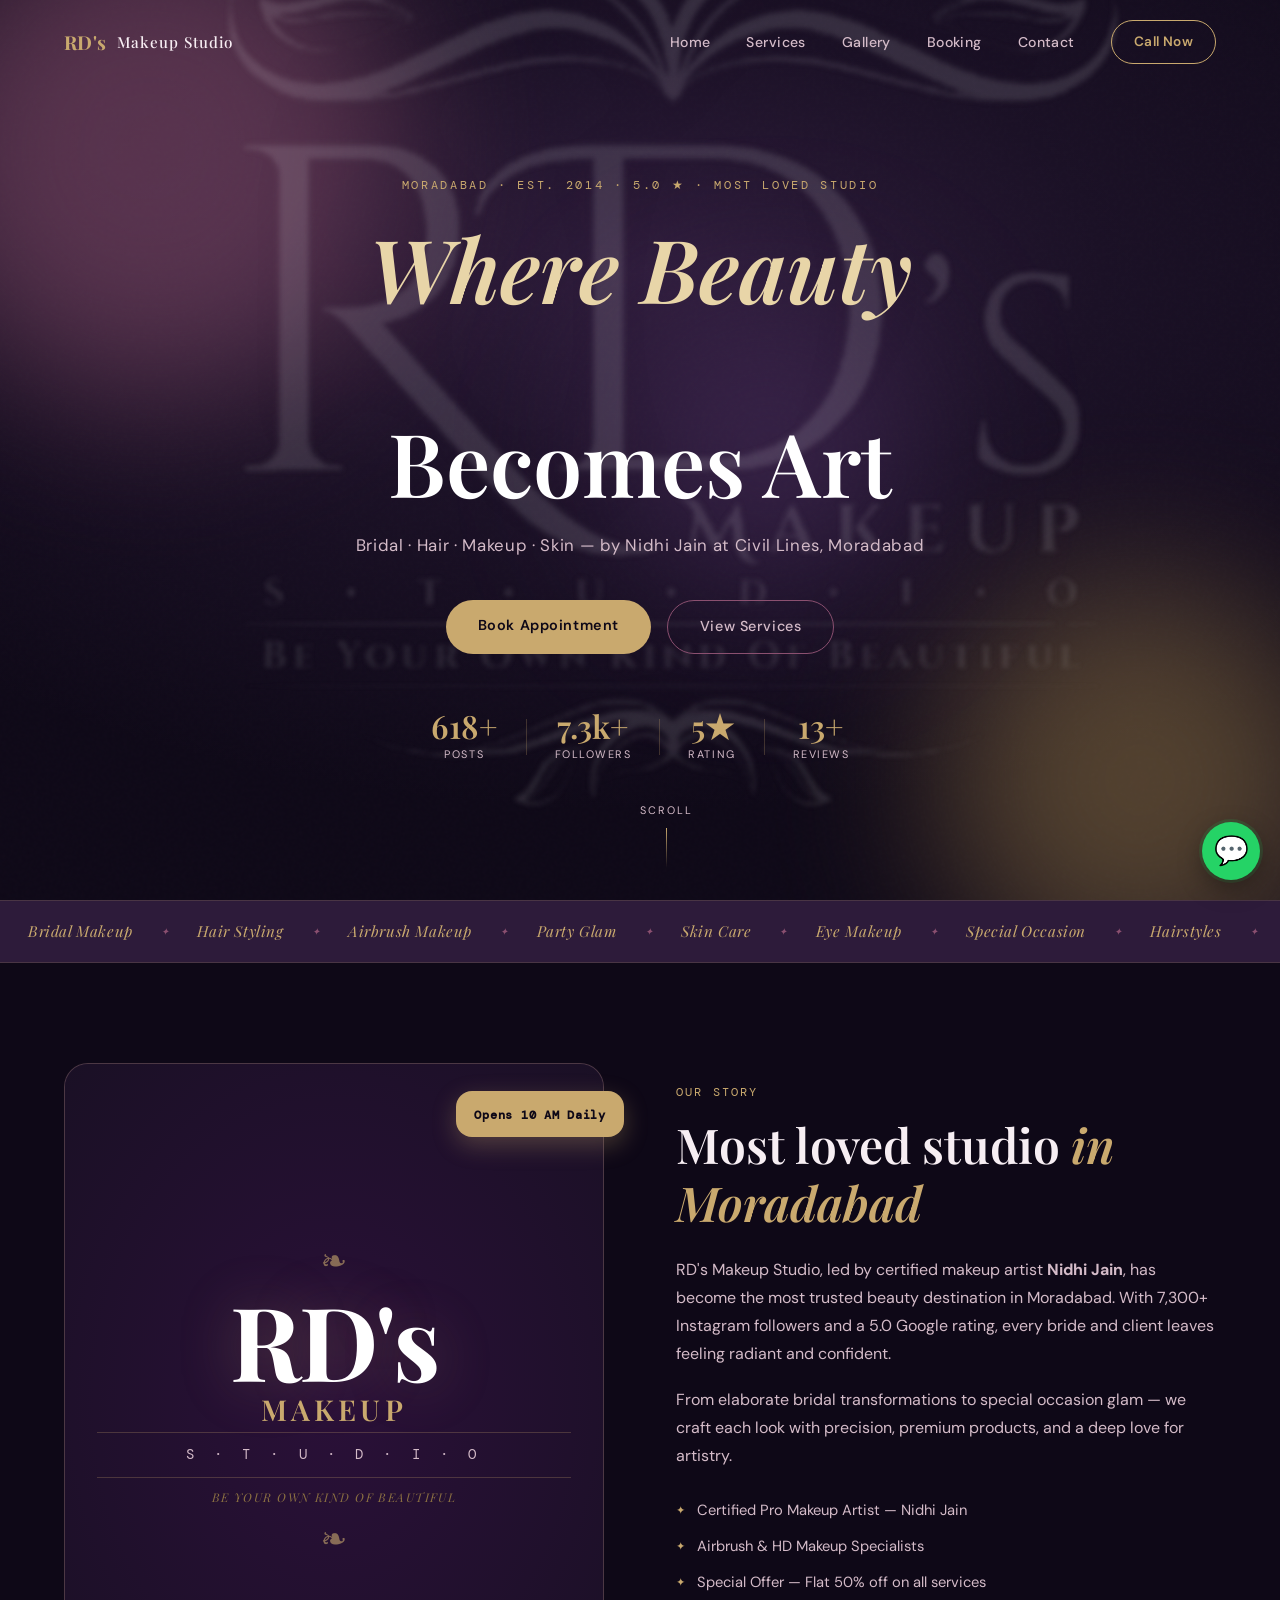
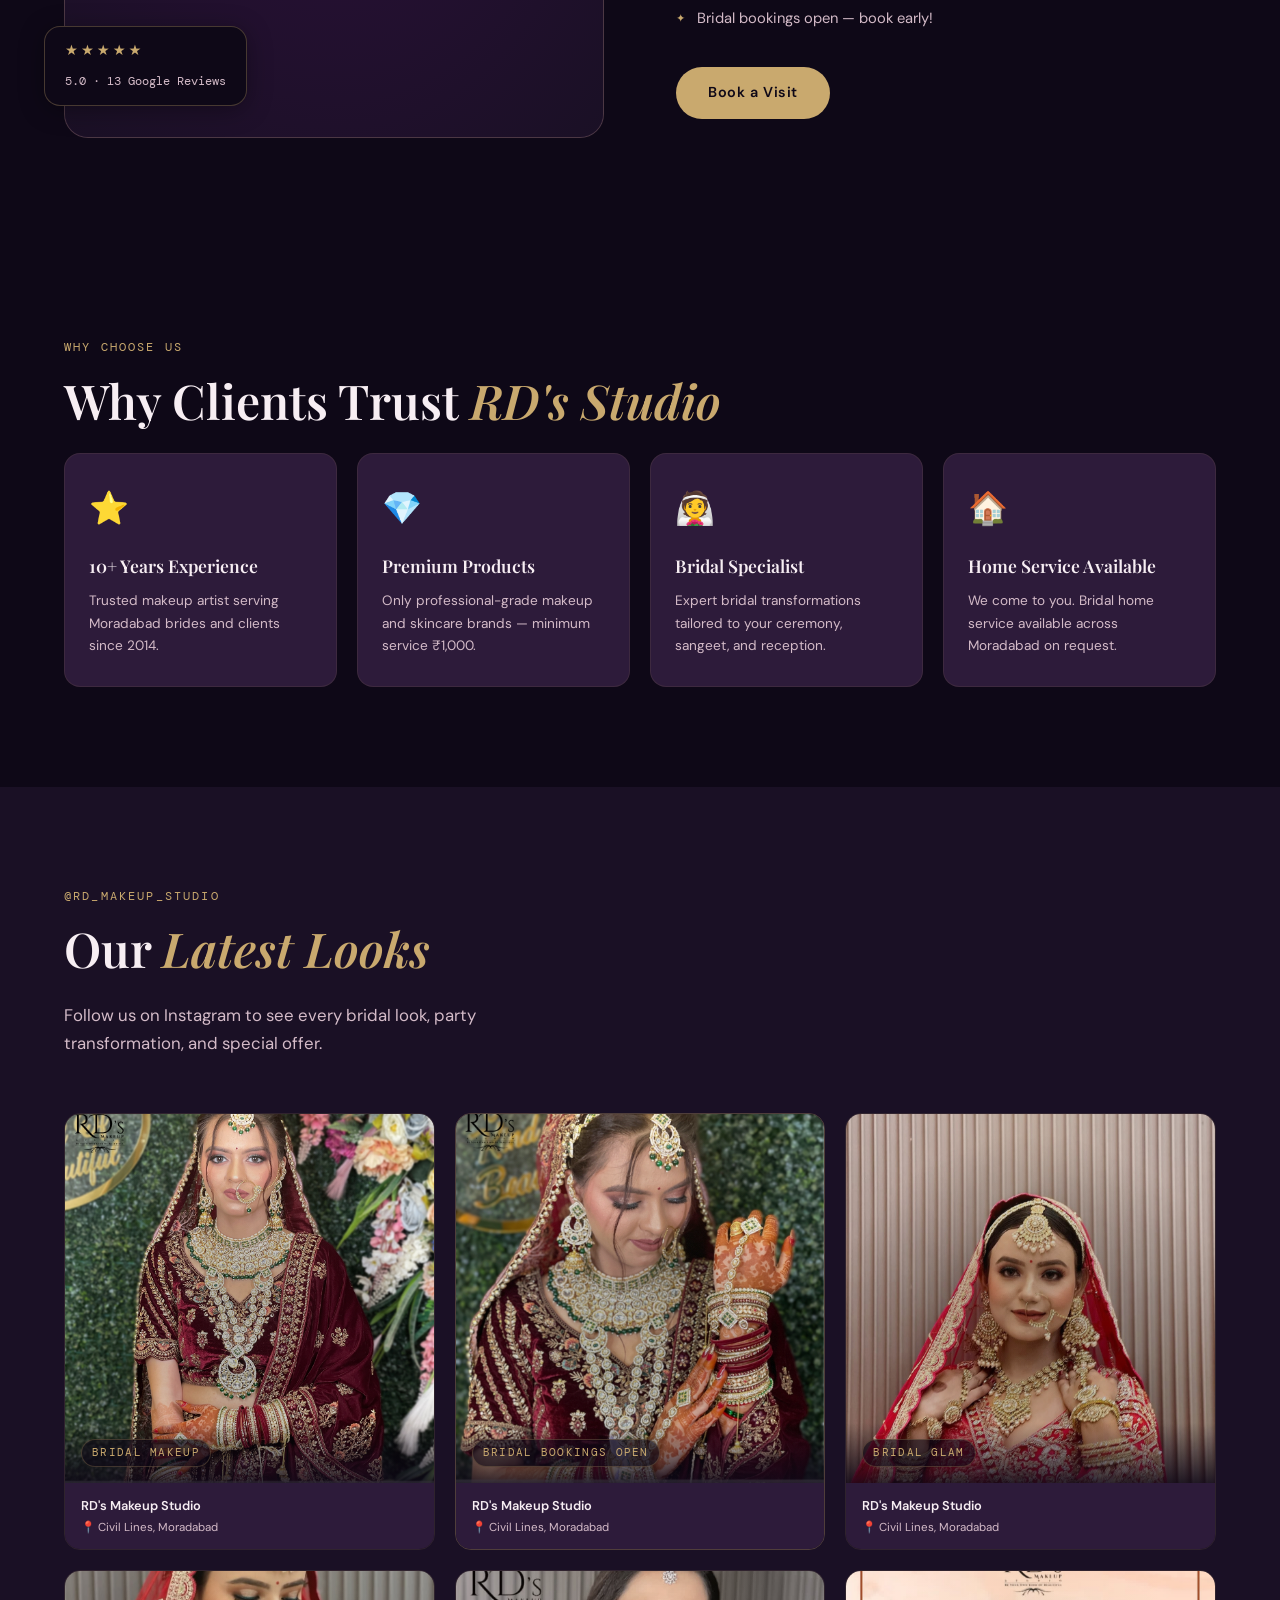
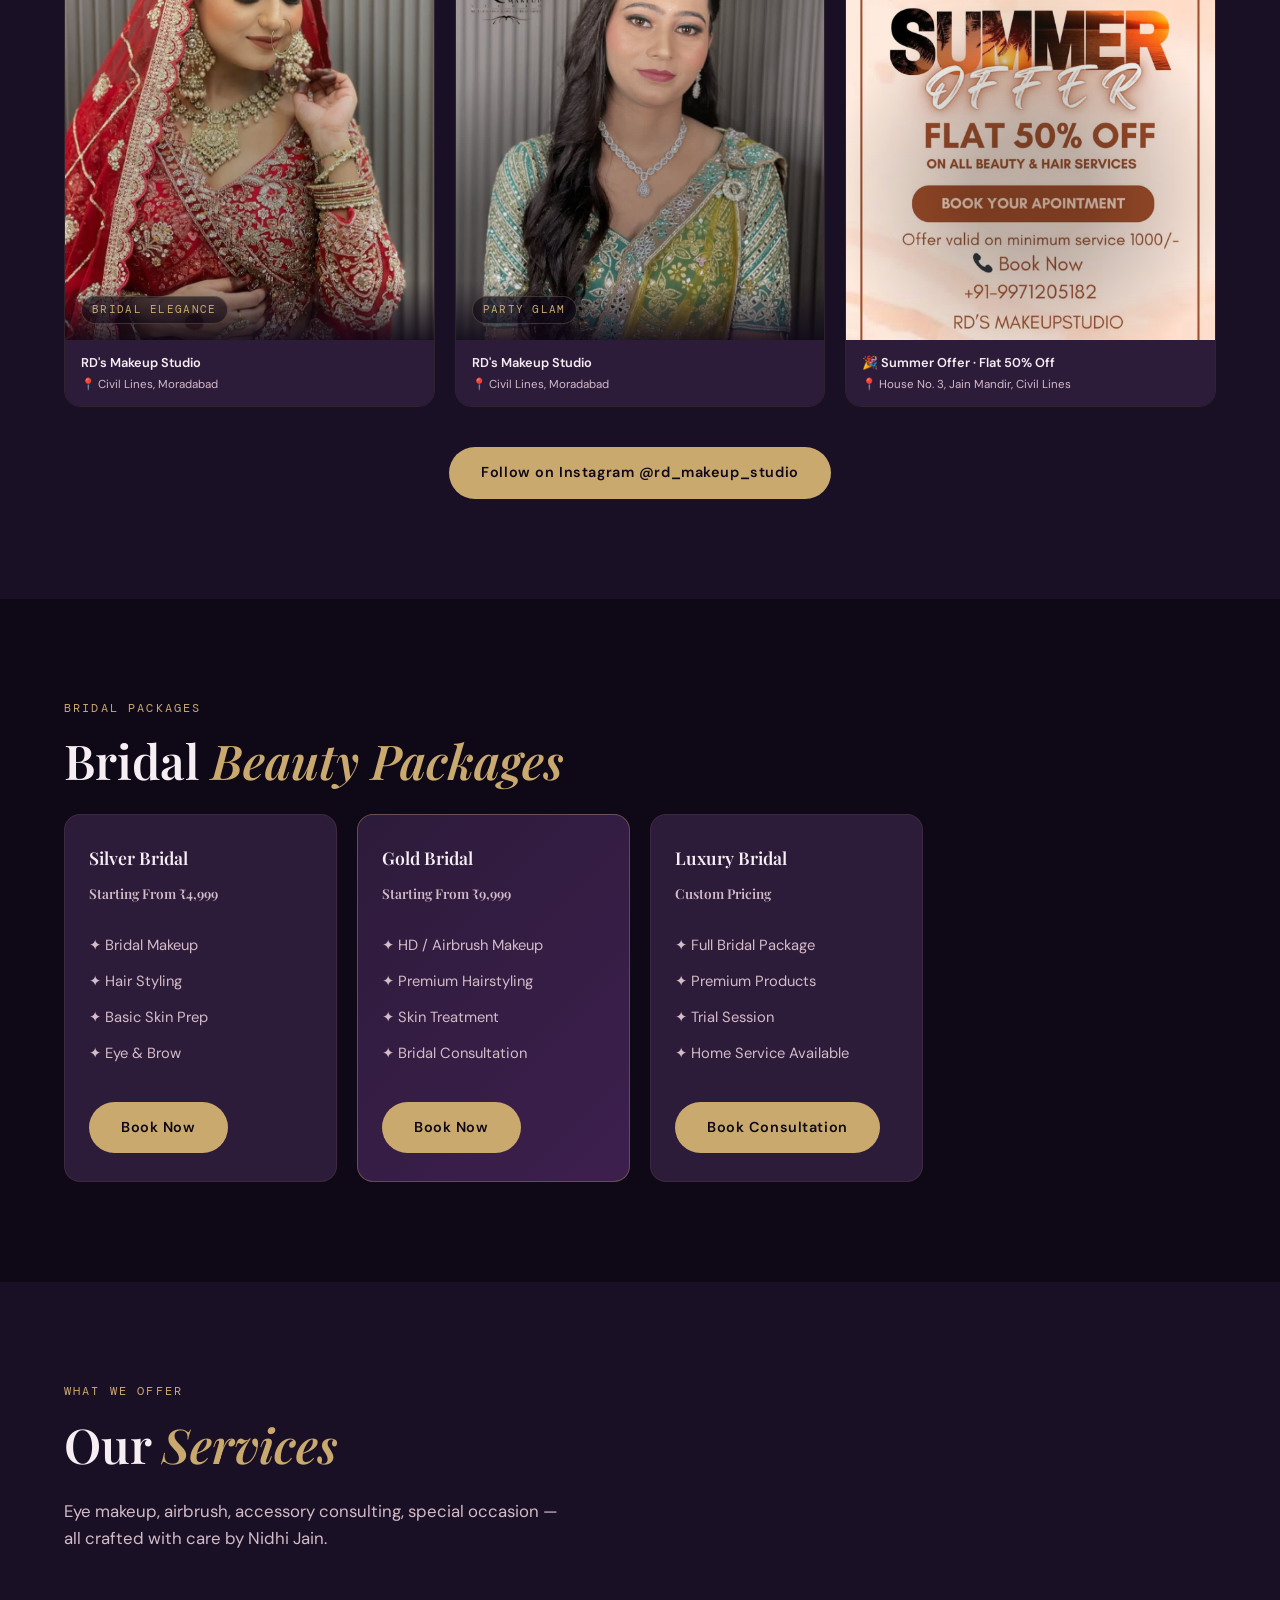
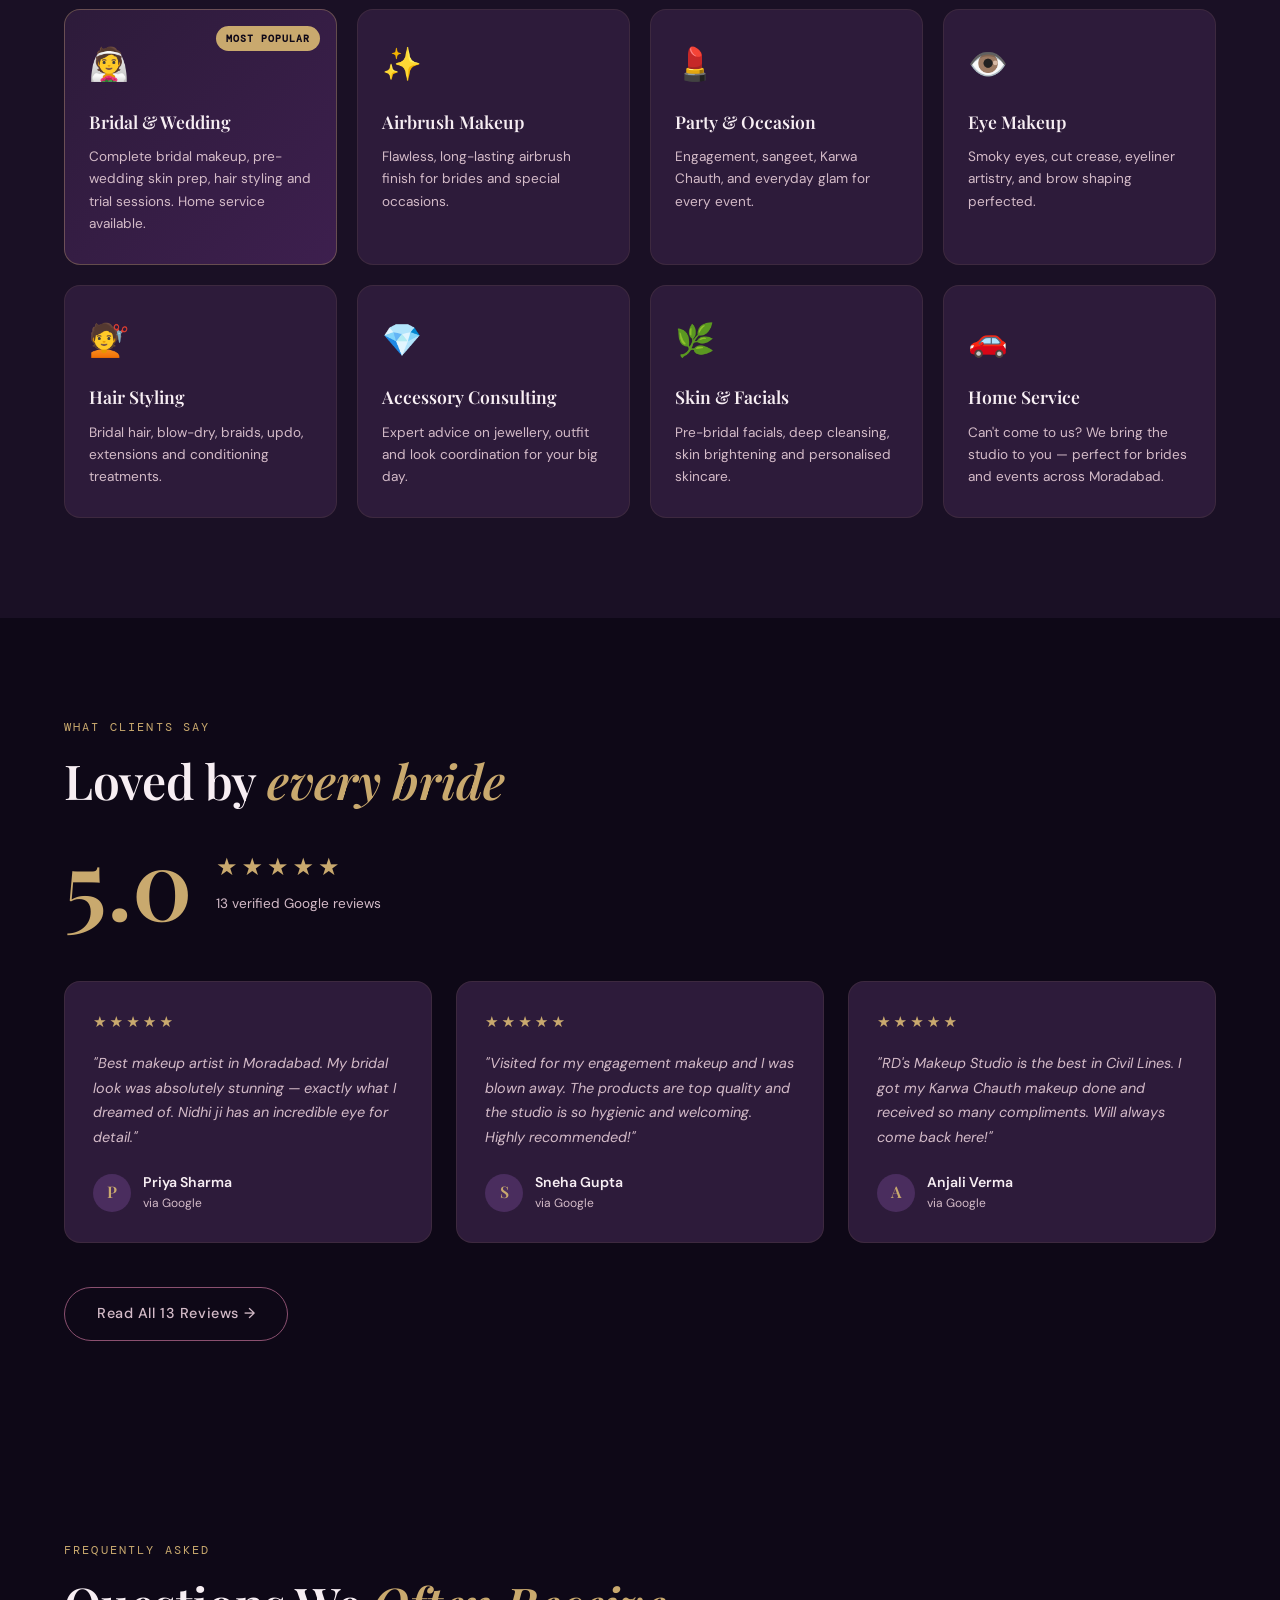
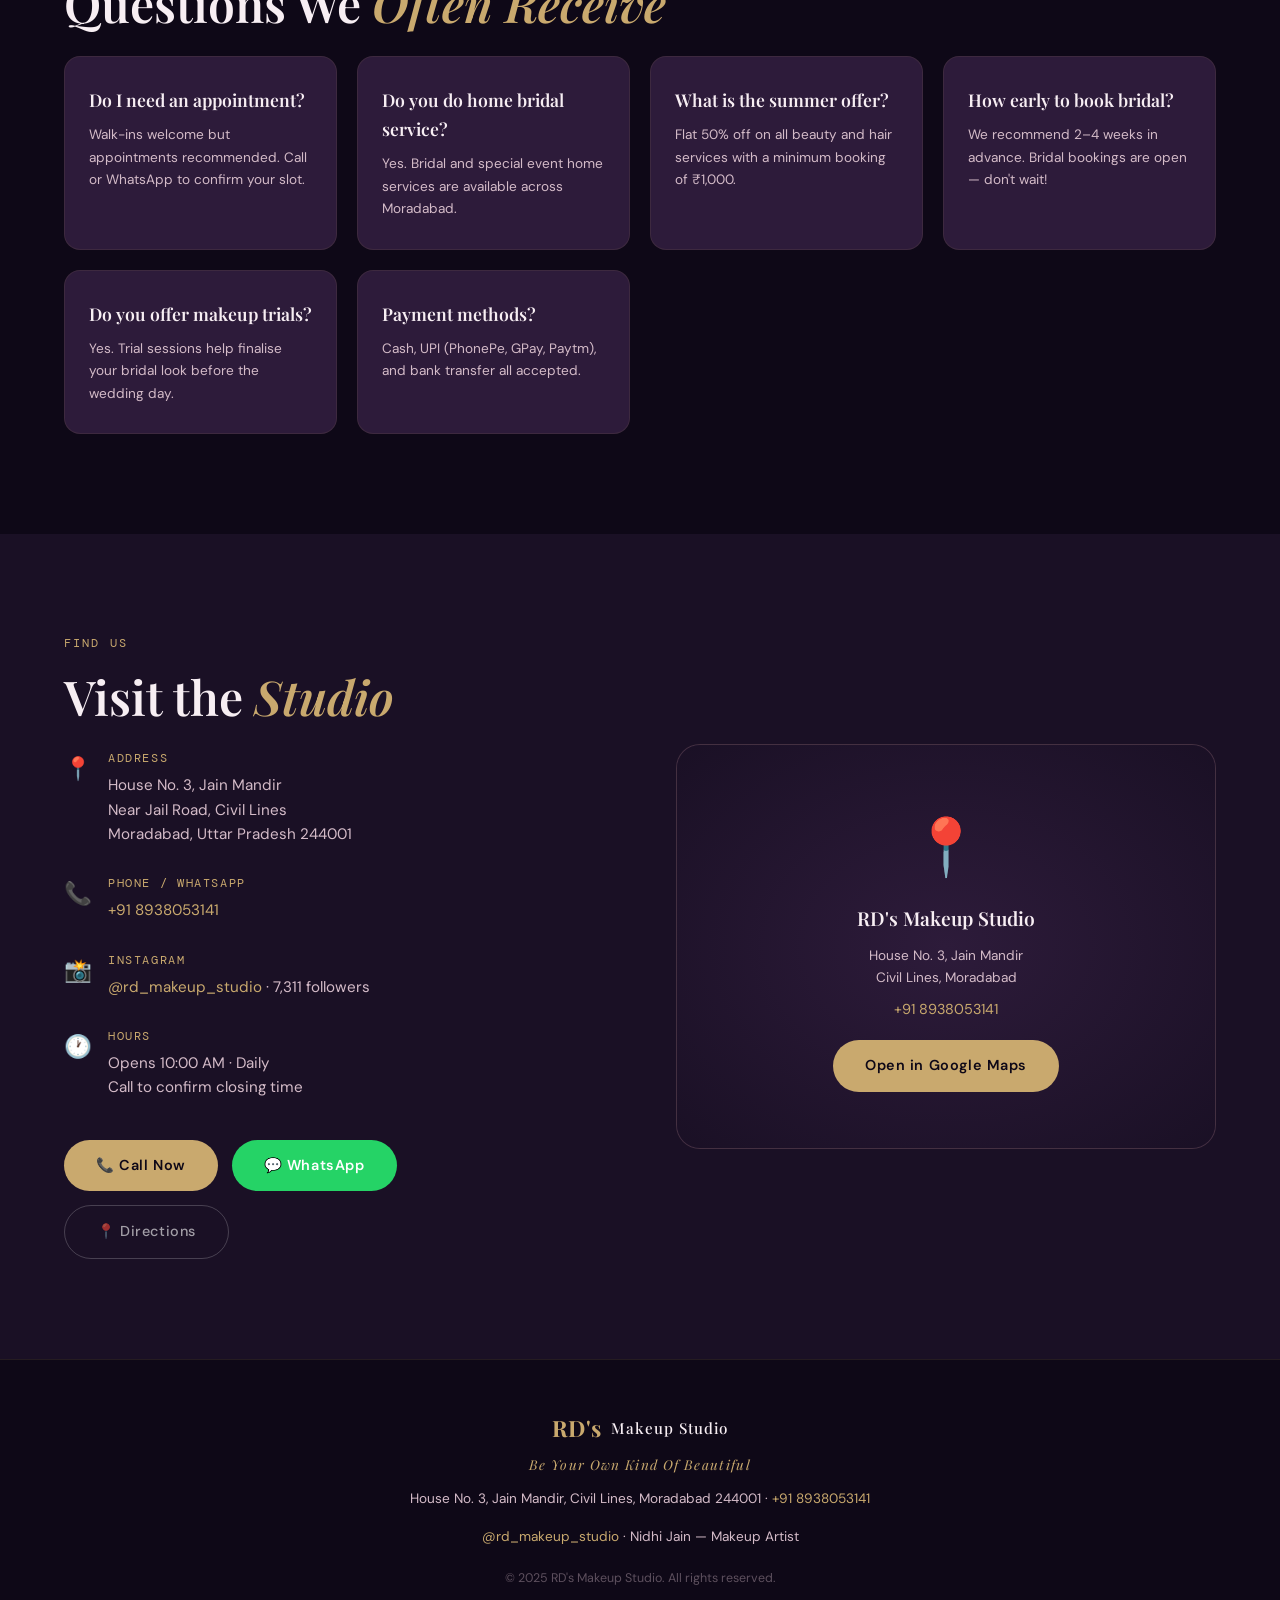
<file: index.html>
<!DOCTYPE html>
<html lang="en">
<head>
  <meta charset="UTF-8" />
  <meta name="viewport" content="width=device-width, initial-scale=1.0" />
  <title>RD's Makeup Studio · Moradabad · Nidhi Jain</title>
  <meta name="description" content="Moradabad's most loved makeup studio. 7,300+ followers. Bridal makeup, hair & skin by Nidhi Jain. House No. 3, Jain Mandir, Civil Lines." />
  <link rel="preconnect" href="https://fonts.googleapis.com" />
  <link rel="preconnect" href="https://fonts.gstatic.com" crossorigin />
  <link href="https://fonts.googleapis.com/css2?family=Playfair+Display:ital,wght@0,400;0,600;0,700;1,400;1,600&family=DM+Sans:wght@300;400;500;600&family=DM+Mono:wght@400;500&display=swap" rel="stylesheet" />
  <link rel="stylesheet" href="styles.css" />
</head>
<body>

  <!-- ─── NAV ─────────────────────────────────────── -->
  <header id="navbar">
    <div class="nav-inner">
      <a href="index.html" class="logo">
        <div class="logo-rd">RD's</div>
        <span class="logo-text">Makeup Studio</span>
      </a>
      <nav class="nav-links" id="navLinks">
        <a href="index.html">Home</a>
        <a href="services.html">Services</a>
        <a href="gallery.html">Gallery</a>
        <a href="booking.html">Booking</a>
        <a href="#contact">Contact</a>
        <a href="tel:+918938053141" class="nav-cta">Call Now</a>
      </nav>
      <button class="hamburger" id="hamburger" aria-label="Toggle menu">
        <span></span><span></span><span></span>
      </button>
    </div>
  </header>

  <!-- ─── HERO ─────────────────────────────────────── -->
  <section id="hero">
    <div class="hero-bg">
      <div class="hero-orb orb1"></div>
      <div class="hero-orb orb2"></div>
      <div class="hero-orb orb3"></div>
      <div class="hero-grain"></div>
      <!-- Big blurred logo watermark -->
      <div class="hero-logo-watermark" aria-hidden=true">
        <img
          src="images/rd-watermark.png"
          alt=""
          class="hero-watermark-logo"
          >
      </div>
    </div>
    <div class="hero-content">
      <p class="hero-eyebrow">Moradabad · Est. 2014 · 5.0 ★ · Most Loved Studio</p>
      <h1 class="hero-title">
        <em>Where Beauty</em><br/>
        Becomes Art
      </h1>
      <p class="hero-sub">Bridal · Hair · Makeup · Skin — by Nidhi Jain at Civil Lines, Moradabad</p>
      <div class="hero-actions">
        <a href="booking.html" class="btn-primary">Book Appointment</a>
        <a href="services.html" class="btn-ghost">View Services</a>
      </div>
      <div class="hero-stats">
        <div class="stat"><span class="stat-num">618+</span><span class="stat-lbl">Posts</span></div>
        <div class="stat-divider"></div>
        <div class="stat"><span class="stat-num">7.3k+</span><span class="stat-lbl">Followers</span></div>
        <div class="stat-divider"></div>
        <div class="stat"><span class="stat-num">5.0★</span><span class="stat-lbl">Rating</span></div>
        <div class="stat-divider"></div>
        <div class="stat"><span class="stat-num">13+</span><span class="stat-lbl">Reviews</span></div>
      </div>
    </div>
    <div class="hero-scroll-cue">
      <span>Scroll</span>
      <div class="scroll-line"></div>
    </div>
  </section>

  <!-- ─── MARQUEE ───────────────────────────────────── -->
  <div class="marquee-strip" aria-hidden="true">
    <div class="marquee-track">
      <span>Bridal Makeup</span><span class="dot">✦</span>
      <span>Hair Styling</span><span class="dot">✦</span>
      <span>Airbrush Makeup</span><span class="dot">✦</span>
      <span>Party Glam</span><span class="dot">✦</span>
      <span>Skin Care</span><span class="dot">✦</span>
      <span>Eye Makeup</span><span class="dot">✦</span>
      <span>Special Occasion</span><span class="dot">✦</span>
      <span>Hairstyles</span><span class="dot">✦</span>
      <span>Karwa Chauth</span><span class="dot">✦</span>
      <span>Engagement Looks</span><span class="dot">✦</span>
      <span>Home Service</span><span class="dot">✦</span>
      <span>Pro Makeup</span><span class="dot">✦</span>
      <!-- duplicate -->
      <span>Bridal Makeup</span><span class="dot">✦</span>
      <span>Hair Styling</span><span class="dot">✦</span>
      <span>Airbrush Makeup</span><span class="dot">✦</span>
      <span>Party Glam</span><span class="dot">✦</span>
      <span>Skin Care</span><span class="dot">✦</span>
      <span>Eye Makeup</span><span class="dot">✦</span>
      <span>Special Occasion</span><span class="dot">✦</span>
      <span>Hairstyles</span><span class="dot">✦</span>
      <span>Karwa Chauth</span><span class="dot">✦</span>
      <span>Engagement Looks</span><span class="dot">✦</span>
      <span>Home Service</span><span class="dot">✦</span>
      <span>Pro Makeup</span><span class="dot">✦</span>
    </div>
  </div>

  <!-- ─── ABOUT ─────────────────────────────────────── -->
  <section id="about" class="section">
    <div class="container about-grid">
      <div class="about-visual">
        <div class="about-card-main">
          <div class="about-logo-display">
            <div class="logo-flourish-top">❧</div>
            <div class="logo-big-rd">RD's</div>
            <div class="logo-big-makeup">MAKEUP</div>
            <div class="logo-big-studio">S · T · U · D · I · O</div>
            <div class="logo-tagline-small">Be Your Own Kind Of Beautiful</div>
            <div class="logo-flourish-bot">❧</div>
          </div>
        </div>
        <div class="about-badge">
          <span class="badge-stars">★★★★★</span>
          <span class="badge-text">5.0 · 13 Google Reviews</span>
        </div>
        <div class="about-badge-2">
          <span class="badge-text-2">Opens 10 AM Daily</span>
        </div>
      </div>
      <div class="about-copy">
        <p class="section-eyebrow">Our Story</p>
        <h2 class="section-title">Most loved studio <em>in Moradabad</em></h2>
        <p class="about-body">RD's Makeup Studio, led by certified makeup artist <strong>Nidhi Jain</strong>, has become the most trusted beauty destination in Moradabad. With 7,300+ Instagram followers and a 5.0 Google rating, every bride and client leaves feeling radiant and confident.</p>
        <p class="about-body">From elaborate bridal transformations to special occasion glam — we craft each look with precision, premium products, and a deep love for artistry.</p>
        <ul class="about-highlights">
          <li><span class="hi-icon">✦</span> Certified Pro Makeup Artist — Nidhi Jain</li>
          <li><span class="hi-icon">✦</span> Airbrush & HD Makeup Specialists</li>
          <li><span class="hi-icon">✦</span> Special Offer — Flat 50% off on all services</li>
          <li><span class="hi-icon">✦</span> Bridal bookings open — book early!</li>
        </ul>
        <a href="booking.html" class="btn-primary">Book a Visit</a>
      </div>
    </div>
  </section>

  <!-- ─── Why Choose Us ──────────────────────────────── -->
  <section class="section">
    <div class="container">
      <p class="section-eyebrow">Why Choose Us</p>
      <h2 class="section-title">Why Clients Trust <em>RD's Studio</em></h2>
      <div class="services-grid">
        <div class="service-card">
          <div class="sc-icon">⭐</div>
          <h3>10+ Years Experience</h3>
          <p>Trusted makeup artist serving Moradabad brides and clients since 2014.</p>
        </div>
        <div class="service-card">
          <div class="sc-icon">💎</div>
          <h3>Premium Products</h3>
          <p>Only professional-grade makeup and skincare brands — minimum service ₹1,000.</p>
        </div>
        <div class="service-card">
          <div class="sc-icon">👰</div>
          <h3>Bridal Specialist</h3>
          <p>Expert bridal transformations tailored to your ceremony, sangeet, and reception.</p>
        </div>
        <div class="service-card">
          <div class="sc-icon">🏠</div>
          <h3>Home Service Available</h3>
          <p>We come to you. Bridal home service available across Moradabad on request.</p>
        </div>
      </div>
    </div>
  </section>

  <!-- ─── INSTAGRAM POSTS ───────────────────────────── -->
  <section id="instagram" class="section section-dark">
    <div class="container">
      <p class="section-eyebrow eyebrow-light">@rd_makeup_studio</p>
      <h2 class="section-title title-light">Our <em>Latest Looks</em></h2>
      <p class="services-intro">Follow us on Instagram to see every bridal look, party transformation, and special offer.</p>
      <div class="insta-grid">
        <!-- Bridal Look 1 -->
        <div class="insta-card">
          <div class="insta-img insta-img-1">
            <div class="insta-overlay">
              <span class="insta-tag">Bridal Makeup</span>
            </div>
          </div>
          <div class="insta-meta">
            <span class="insta-studio">RD's Makeup Studio</span>
            <span class="insta-loc">📍 Civil Lines, Moradabad</span>
          </div>
        </div>
        <!-- Bridal Look 2 -->
        <div class="insta-card featured-post">
          <div class="insta-img insta-img-2">
            <div class="insta-overlay">
              <span class="insta-tag">Bridal Bookings Open</span>
            </div>
          </div>
          <div class="insta-meta">
            <span class="insta-studio">RD's Makeup Studio</span>
            <span class="insta-loc">📍 Civil Lines, Moradabad</span>
          </div>
        </div>
        <!-- Bridal Look 3 -->
        <div class="insta-card">
          <div class="insta-img insta-img-3">
            <div class="insta-overlay">
              <span class="insta-tag">Bridal Glam</span>
            </div>
          </div>
          <div class="insta-meta">
            <span class="insta-studio">RD's Makeup Studio</span>
            <span class="insta-loc">📍 Civil Lines, Moradabad</span>
          </div>
        </div>
        <!-- Bridal Look 4 -->
<div class="insta-card">
  <div class="insta-img insta-img-4">
    <div class="insta-overlay">
      <span class="insta-tag">Bridal Elegance</span>
    </div>
  </div>
  <div class="insta-meta">
    <span class="insta-studio">RD's Makeup Studio</span>
    <span class="insta-loc">📍 Civil Lines, Moradabad</span>
  </div>
</div>

<!-- Party Look 1 -->
<div class="insta-card">
  <div class="insta-img insta-img-5">
    <div class="insta-overlay">
      <span class="insta-tag">Party Glam</span>
    </div>
  </div>
  <div class="insta-meta">
    <span class="insta-studio">RD's Makeup Studio</span>
    <span class="insta-loc">📍 Civil Lines, Moradabad</span>
  </div>
</div>

<!-- Summer Offer Post -->
<div class="insta-card offer-post">
  <div class="insta-img insta-img-6">
  </div>

  <div class="insta-meta">
    <span class="insta-studio">🎉 Summer Offer · Flat 50% Off</span>
    <span class="insta-loc">📍 House No. 3, Jain Mandir, Civil Lines</span>
  </div>
    </div>
        </div>
      </div>
      <div style="text-align:center; margin-top: 40px;">
        <a href="https://www.instagram.com/rd_makeup_studio" target="_blank" class="btn-primary">
          Follow on Instagram @rd_makeup_studio
        </a>
      </div>
    </div>
  </section>

  <!-- ─── Bridal Packages ──────────────────────────── -->
  <section class="section">
    <div class="container">
      <p class="section-eyebrow">Bridal Packages</p>
      <h2 class="section-title">Bridal <em>Beauty Packages</em></h2>
      <div class="services-grid">
        <div class="service-card">
          <h3>Silver Bridal</h3>
          <p class="package-price">Starting From ₹4,999</p>
          <ul class="about-highlights">
            <li>✦ Bridal Makeup</li>
            <li>✦ Hair Styling</li>
            <li>✦ Basic Skin Prep</li>
            <li>✦ Eye & Brow</li>
          </ul>
          <a href="booking.html" class="btn-primary">Book Now</a>
        </div>
        <div class="service-card featured">
          <h3>Gold Bridal</h3>
          <p class="package-price">Starting From ₹9,999</p>
          <ul class="about-highlights">
            <li>✦ HD / Airbrush Makeup</li>
            <li>✦ Premium Hairstyling</li>
            <li>✦ Skin Treatment</li>
            <li>✦ Bridal Consultation</li>
          </ul>
          <a href="booking.html" class="btn-primary">Book Now</a>
        </div>
        <div class="service-card">
          <h3>Luxury Bridal</h3>
          <p class="package-price">Custom Pricing</p>
          <ul class="about-highlights">
            <li>✦ Full Bridal Package</li>
            <li>✦ Premium Products</li>
            <li>✦ Trial Session</li>
            <li>✦ Home Service Available</li>
          </ul>
          <a href="booking.html" class="btn-primary">Book Consultation</a>
        </div>
      </div>
    </div>
  </section>

  <!-- ─── SERVICES ──────────────────────────────────── -->
  <section id="services" class="section section-dark">
    <div class="container">
      <p class="section-eyebrow eyebrow-light">What We Offer</p>
      <h2 class="section-title title-light">Our <em>Services</em></h2>
      <p class="services-intro">Eye makeup, airbrush, accessory consulting, special occasion — all crafted with care by Nidhi Jain.</p>
      <div class="services-grid">
        <div class="service-card featured">
          <div class="sc-icon">👰</div>
          <h3>Bridal & Wedding</h3>
          <p>Complete bridal makeup, pre-wedding skin prep, hair styling and trial sessions. Home service available.</p>
          <span class="sc-tag">Most Popular</span>
        </div>
        <div class="service-card">
          <div class="sc-icon">✨</div>
          <h3>Airbrush Makeup</h3>
          <p>Flawless, long-lasting airbrush finish for brides and special occasions.</p>
        </div>
        <div class="service-card">
          <div class="sc-icon">💄</div>
          <h3>Party & Occasion</h3>
          <p>Engagement, sangeet, Karwa Chauth, and everyday glam for every event.</p>
        </div>
        <div class="service-card">
          <div class="sc-icon">👁️</div>
          <h3>Eye Makeup</h3>
          <p>Smoky eyes, cut crease, eyeliner artistry, and brow shaping perfected.</p>
        </div>
        <div class="service-card">
          <div class="sc-icon">💇</div>
          <h3>Hair Styling</h3>
          <p>Bridal hair, blow-dry, braids, updo, extensions and conditioning treatments.</p>
        </div>
        <div class="service-card">
          <div class="sc-icon">💎</div>
          <h3>Accessory Consulting</h3>
          <p>Expert advice on jewellery, outfit and look coordination for your big day.</p>
        </div>
        <div class="service-card">
          <div class="sc-icon">🌿</div>
          <h3>Skin & Facials</h3>
          <p>Pre-bridal facials, deep cleansing, skin brightening and personalised skincare.</p>
        </div>
        <div class="service-card">
          <div class="sc-icon">🚗</div>
          <h3>Home Service</h3>
          <p>Can't come to us? We bring the studio to you — perfect for brides and events across Moradabad.</p>
        </div>
      </div>
    </div>
  </section>

  <!-- ─── REVIEWS ───────────────────────────────────── -->
  <section id="reviews" class="section">
    <div class="container">
      <p class="section-eyebrow">What Clients Say</p>
      <h2 class="section-title">Loved by <em>every bride</em></h2>
      <div class="rating-hero">
        <span class="big-rating">5.0</span>
        <div class="rating-right">
          <div class="star-row">★★★★★</div>
          <p>13 verified Google reviews</p>
        </div>
      </div>
      <div class="reviews-grid">
        <div class="review-card">
          <div class="rev-stars">★★★★★</div>
          <p class="rev-body">"Best makeup artist in Moradabad. My bridal look was absolutely stunning — exactly what I dreamed of. Nidhi ji has an incredible eye for detail."</p>
          <div class="rev-author">
            <div class="rev-avatar">P</div>
            <div>
              <p class="rev-name">Priya Sharma</p>
              <p class="rev-via">via Google</p>
            </div>
          </div>
        </div>
        <div class="review-card">
          <div class="rev-stars">★★★★★</div>
          <p class="rev-body">"Visited for my engagement makeup and I was blown away. The products are top quality and the studio is so hygienic and welcoming. Highly recommended!"</p>
          <div class="rev-author">
            <div class="rev-avatar">S</div>
            <div>
              <p class="rev-name">Sneha Gupta</p>
              <p class="rev-via">via Google</p>
            </div>
          </div>
        </div>
        <div class="review-card">
          <div class="rev-stars">★★★★★</div>
          <p class="rev-body">"RD's Makeup Studio is the best in Civil Lines. I got my Karwa Chauth makeup done and received so many compliments. Will always come back here!"</p>
          <div class="rev-author">
            <div class="rev-avatar">A</div>
            <div>
              <p class="rev-name">Anjali Verma</p>
              <p class="rev-via">via Google</p>
            </div>
          </div>
        </div>
      </div>
      <a href="https://www.google.com/search?q=RD%27s+Makeup+Studio+Moradabad+Nidhi+Jain" target="_blank" class="btn-ghost">Read All 13 Reviews →</a>
    </div>
  </section>

  <!-- ─── FAQ ──────────────────────────────────────── -->
  <section class="section">
    <div class="container">
      <p class="section-eyebrow">Frequently Asked</p>
      <h2 class="section-title">Questions We <em>Often Receive</em></h2>
      <div class="services-grid">
        <div class="service-card">
          <h3>Do I need an appointment?</h3>
          <p>Walk-ins welcome but appointments recommended. Call or WhatsApp to confirm your slot.</p>
        </div>
        <div class="service-card">
          <h3>Do you do home bridal service?</h3>
          <p>Yes. Bridal and special event home services are available across Moradabad.</p>
        </div>
        <div class="service-card">
          <h3>What is the summer offer?</h3>
          <p>Flat 50% off on all beauty and hair services with a minimum booking of ₹1,000.</p>
        </div>
        <div class="service-card">
          <h3>How early to book bridal?</h3>
          <p>We recommend 2–4 weeks in advance. Bridal bookings are open — don't wait!</p>
        </div>
        <div class="service-card">
          <h3>Do you offer makeup trials?</h3>
          <p>Yes. Trial sessions help finalise your bridal look before the wedding day.</p>
        </div>
        <div class="service-card">
          <h3>Payment methods?</h3>
          <p>Cash, UPI (PhonePe, GPay, Paytm), and bank transfer all accepted.</p>
        </div>
      </div>
    </div>
  </section>

  <!-- ─── CONTACT ───────────────────────────────────── -->
  <section id="contact" class="section section-dark">
    <div class="container contact-grid">
      <div class="contact-copy">
        <p class="section-eyebrow eyebrow-light">Find Us</p>
        <h2 class="section-title title-light">Visit the <em>Studio</em></h2>
        <div class="contact-items">
          <div class="ci">
            <span class="ci-icon">📍</span>
            <div>
              <p class="ci-label">Address</p>
              <p class="ci-val">House No. 3, Jain Mandir<br/>Near Jail Road, Civil Lines<br/>Moradabad, Uttar Pradesh 244001</p>
            </div>
          </div>
          <div class="ci">
            <span class="ci-icon">📞</span>
            <div>
              <p class="ci-label">Phone / WhatsApp</p>
              <p class="ci-val">
                <a href="tel:+918938053141">+91 8938053141</a><br/>
              </p>
            </div>
          </div>
          <div class="ci">
            <span class="ci-icon">📸</span>
            <div>
              <p class="ci-label">Instagram</p>
              <p class="ci-val"><a href="https://www.instagram.com/rd_makeup_studio" target="_blank">@rd_makeup_studio</a> · 7,311 followers</p>
            </div>
          </div>
          <div class="ci">
            <span class="ci-icon">🕐</span>
            <div>
              <p class="ci-label">Hours</p>
              <p class="ci-val">Opens 10:00 AM · Daily<br/>Call to confirm closing time</p>
            </div>
          </div>
        </div>
        <div class="contact-actions">
          <a href="tel:+918938053141" class="btn-primary">📞 Call Now</a>
          <a href="https://wa.me/918938053141" target="_blank" class="btn-whatsapp">💬 WhatsApp</a>
          <a href="https://maps.google.com/?q=Rd's Makeup Studio – Best Makeup Artist in Moradabad | Bridal Makeup Studio & Academy | Makeup Artist in Moradabad" target="_blank" class="btn-ghost btn-ghost-light">📍 Directions</a>
        </div>
      </div>
      <div class="contact-map">
        <div class="map-placeholder">
          <div class="map-pin">📍</div>
          <p class="map-name">RD's Makeup Studio</p>
          <p class="map-addr">House No. 3, Jain Mandir<br/>Civil Lines, Moradabad</p>
          <p class="map-phone"><a href="tel:+918938053141">+91 8938053141</a></p>
          <a href="https://maps.google.com/?q=Rd's Makeup Studio – Best Makeup Artist in Moradabad | Bridal Makeup Studio & Academy | Makeup Artist in Moradabad" target="_blank" class="btn-primary map-btn">Open in Google Maps</a>
        </div>
      </div>
    </div>
  </section>

  <!-- ─── FOOTER ────────────────────────────────────── -->
  <footer class="footer">
    <div class="container footer-inner">
      <div class="footer-logo">
        <span class="logo-rd footer-rd">RD's</span>
        <span class="logo-text">Makeup Studio</span>
      </div>
      <p class="footer-tagline">Be Your Own Kind Of Beautiful</p>
      <p class="footer-addr">
        House No. 3, Jain Mandir, Civil Lines, Moradabad 244001 ·
        <a href="tel:+918938053141">+91 8938053141</a>
      </p>
      <p class="footer-addr" style="margin-top:4px;">
        <a href="https://www.instagram.com/rd_makeup_studio" target="_blank">@rd_makeup_studio</a> · 
        Nidhi Jain — Makeup Artist
      </p>
      <p class="footer-copy">© 2025 RD's Makeup Studio. All rights reserved.</p>
    </div>
  </footer>

  <!-- FLOATING WHATSAPP -->
<a
  href="https://wa.me/918938053141"
  class="floating-whatsapp"
  target="_blank"
  rel="noopener noreferrer"
  aria-label="Chat with RD's Makeup Studio on WhatsApp"
  title="Chat on WhatsApp"
>
  <span>💬</span>
</a>
  
  <script src="script.js"></script>
</body>
</html>
</file>
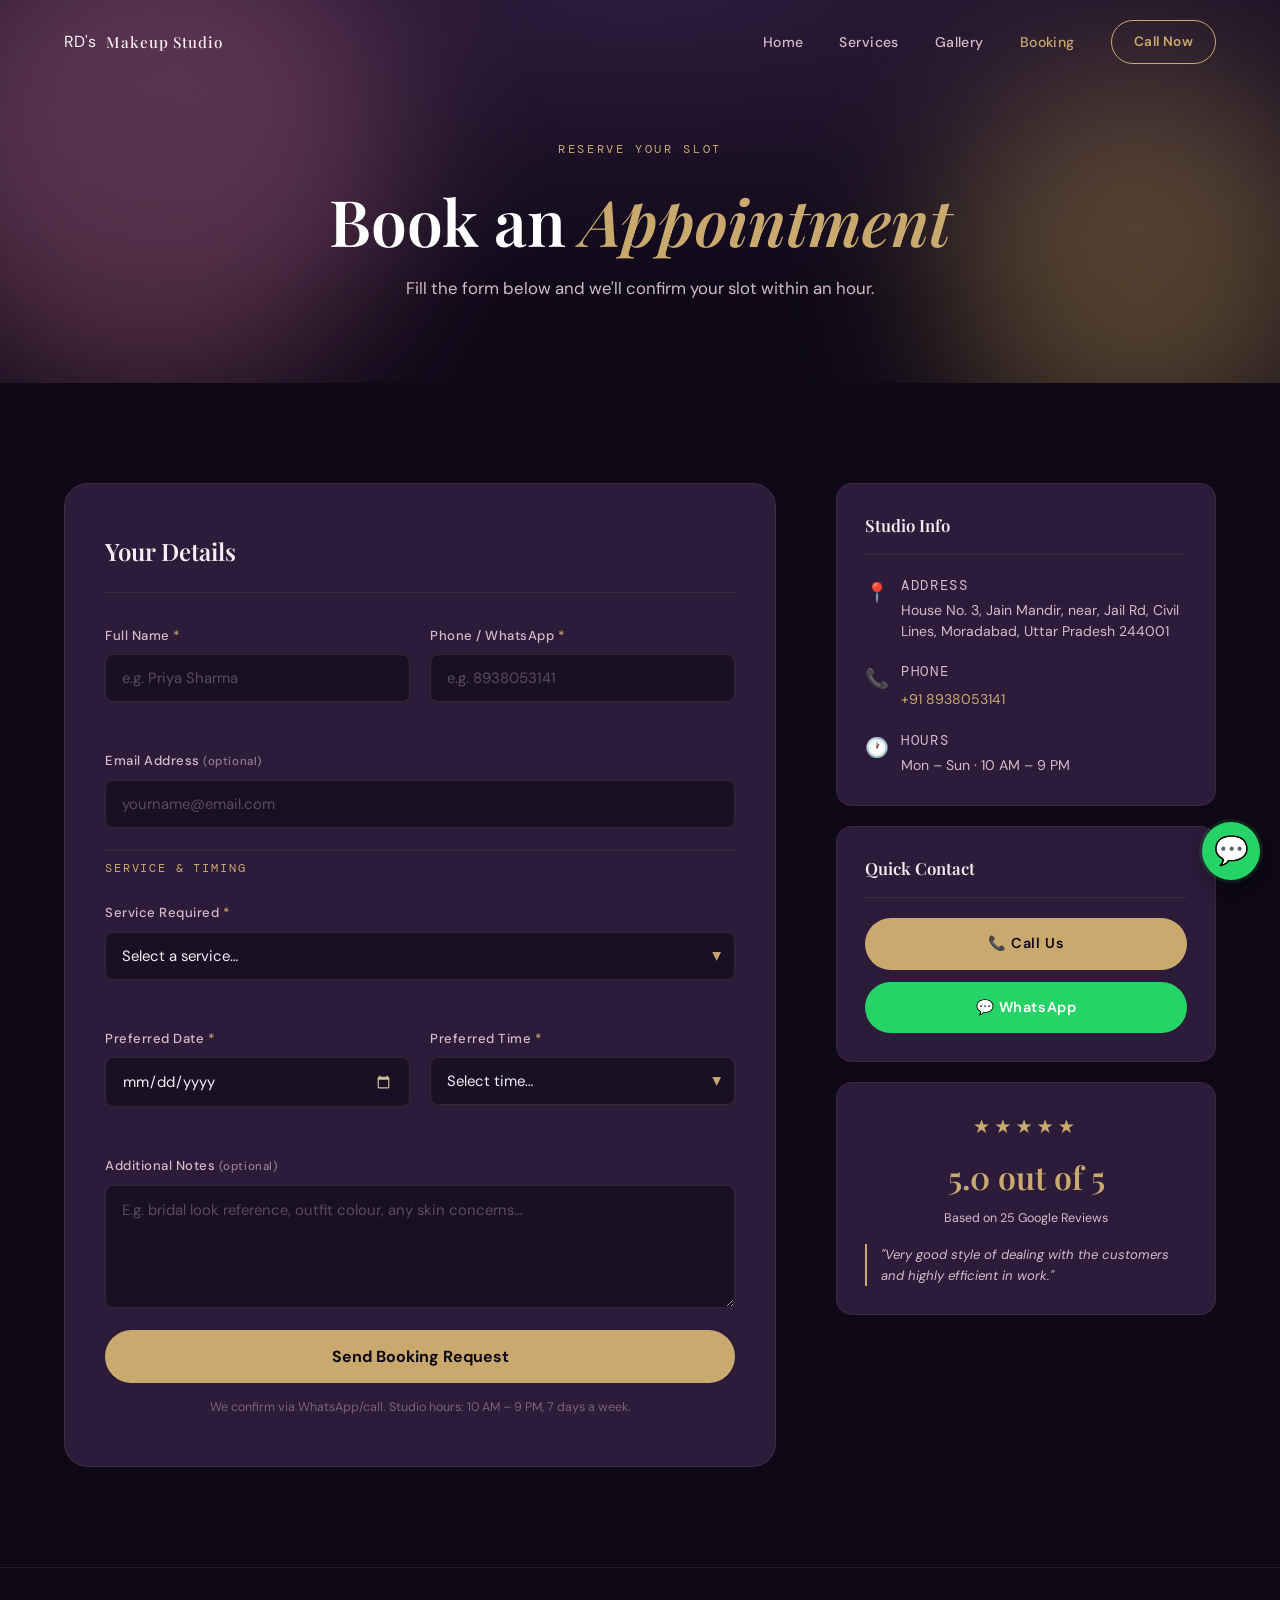
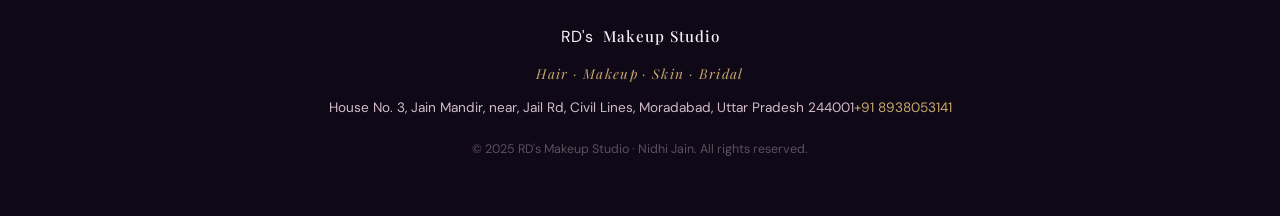
<file: booking.html>
<!DOCTYPE html>
<html lang="en">
<head>
  <meta charset="UTF-8" />
  <meta name="viewport" content="width=device-width, initial-scale=1.0" />
  <title>Book Appointment · RD's Makeup Studio</title>
  <meta name="description" content="Book an appointment at RD's Makeup Studio, Moradabad. Bridal, hair, skin and beauty services." />
  <link rel="preconnect" href="https://fonts.googleapis.com" />
  <link rel="preconnect" href="https://fonts.gstatic.com" crossorigin />
  <link href="https://fonts.googleapis.com/css2?family=Playfair+Display:ital,wght@0,400;0,600;0,700;1,400;1,600&family=DM+Sans:wght@300;400;500;600&family=DM+Mono:wght@400;500&display=swap" rel="stylesheet" />
  <link rel="stylesheet" href="styles.css" />
  <link rel="stylesheet" href="pages.css" />
</head>
<body>

  <!-- NAV -->
  <header id="navbar">
    <div class="nav-inner">
      <a href="index.html" class="logo">
        <span class="logo-hl">RD's</span>
        <span class="logo-text">Makeup Studio</span>
      </a>
      <nav class="nav-links" id="navLinks">
        <a href="index.html">Home</a>
        <a href="services.html">Services</a>
        <a href="gallery.html">Gallery</a>
        <a href="booking.html" class="nav-active-page">Booking</a>
        <a href="tel:+918938053141" class="nav-cta">Call Now</a>
      </nav>
      <button class="hamburger" id="hamburger" aria-label="Toggle menu">
        <span></span><span></span><span></span>
      </button>
    </div>
  </header>

  <!-- PAGE HERO -->
  <section class="page-hero page-hero--short">
    <div class="ph-bg">
      <div class="hero-orb orb1"></div>
      <div class="hero-orb orb2"></div>
    </div>
    <div class="ph-content container">
      <p class="hero-eyebrow">Reserve Your Slot</p>
      <h1 class="ph-title">Book an <em>Appointment</em></h1>
      <p class="ph-sub">Fill the form below and we'll confirm your slot within an hour.</p>
    </div>
  </section>

  <!-- MAIN -->
  <main class="section">
    <div class="container booking-layout">

      <!-- ── FORM SIDE ───────────────────────────── -->
      <div class="booking-form-wrap">

        <!-- SUCCESS STATE (hidden by default) -->
        <div class="form-success" id="formSuccess" aria-live="polite" hidden>
          <div class="success-icon">✦</div>
          <h3>Booking Request Sent!</h3>
          <p>Thank you — we'll confirm your appointment via WhatsApp or call within the hour.</p>
          <a href="index.html" class="btn-primary" style="margin-top:24px;">Back to Home</a>
        </div>

        <!-- FORM -->
        <!--
          HOW TO ACTIVATE THIS FORM:
          1. Go to https://formspree.io and create a FREE account
          2. Create a new form → copy your unique form ID (e.g. xpwznbkq)
          3. Replace YOUR_FORMSPREE_ID below with your actual ID
          4. Done — submissions land in your email inbox
        -->
        <form
          id="bookingForm"
          novalidate
        >
          <h2 class="form-heading">Your Details</h2>

          <div class="form-row">
            <div class="form-group">
              <label for="name">Full Name <span class="req">*</span></label>
              <input type="text" id="name" name="name" placeholder="e.g. Priya Sharma" required autocomplete="name" />
              <span class="field-error" id="nameErr"></span>
            </div>
            <div class="form-group">
              <label for="phone">Phone / WhatsApp <span class="req">*</span></label>
              <input type="tel" id="phone" name="phone" placeholder="e.g. 8938053141" required autocomplete="tel" pattern="[0-9]{10}" />
              <span class="field-error" id="phoneErr"></span>
            </div>
          </div>

          <div class="form-group">
            <label for="email">Email Address <span class="optional">(optional)</span></label>
            <input type="email" id="email" name="email" placeholder="yourname@email.com" autocomplete="email" />
          </div>

          <div class="form-divider-label">Service &amp; Timing</div>

          <div class="form-group">
            <label for="service">Service Required <span class="req">*</span></label>
            <div class="select-wrap">
              <select id="service" name="service" required>
                <option value="" disabled selected>Select a service…</option>
                <optgroup label="Bridal &amp; Wedding">
                  <option>Full Bridal Makeup</option>
                  <option>Pre-Bridal Package</option>
                  <option>Bridal Hair Styling</option>
                  <option>Makeup Trial Session</option>
                  <option>Mobile Bridal Service</option>
                </optgroup>
                <optgroup label="Makeup">
                  <option>Party Makeup</option>
                  <option>Engagement Makeup</option>
                  <option>Everyday Natural Makeup</option>
                  <option>HD / Airbrush Makeup</option>
                </optgroup>
                <optgroup label="Hair">
                  <option>Haircut &amp; Trim</option>
                  <option>Blow Dry &amp; Finish</option>
                  <option>Balayage</option>
                  <option>Hair Extensions</option>
                  <option>Box Braids &amp; Braiding</option>
                  <option>Shampoo &amp; Conditioning</option>
                </optgroup>
                <optgroup label="Skin &amp; Facials">
                  <option>Deep Cleansing Facial</option>
                  <option>Brightening Facial</option>
                  <option>Acne Treatment</option>
                  <option>Tanning</option>
                </optgroup>
                <optgroup label="Nails, Spa &amp; Body">
                  <option>Manicure</option>
                  <option>Pedicure</option>
                  <option>Full Body Waxing</option>
                  <option>Eyebrow Threading</option>
                  <option>Eyelash Services</option>
                  <option>Massage &amp; Spa</option>
                </optgroup>
              </select>
              <span class="select-arrow">▾</span>
            </div>
            <span class="field-error" id="serviceErr"></span>
          </div>

          <div class="form-row">
            <div class="form-group">
              <label for="date">Preferred Date <span class="req">*</span></label>
              <input type="date" id="date" name="date" required />
              <span class="field-error" id="dateErr"></span>
            </div>
            <div class="form-group">
              <label for="time">Preferred Time <span class="req">*</span></label>
              <div class="select-wrap">
                <select id="time" name="time" required>
                  <option value="" disabled selected>Select time…</option>
                  <option>10:00 AM</option>
                  <option>11:00 AM</option>
                  <option>12:00 PM</option>
                  <option>1:00 PM</option>
                  <option>2:00 PM</option>
                  <option>3:00 PM</option>
                  <option>4:00 PM</option>
                  <option>5:00 PM</option>
                  <option>6:00 PM</option>
                  <option>7:00 PM</option>
                </select>
                <span class="select-arrow">▾</span>
              </div>
              <span class="field-error" id="timeErr"></span>
            </div>
          </div>

          <div class="form-group">
            <label for="message">Additional Notes <span class="optional">(optional)</span></label>
            <textarea id="message" name="message" rows="4" placeholder="E.g. bridal look reference, outfit colour, any skin concerns…"></textarea>
          </div>

          <!-- Honeypot anti-spam field (hidden) -->
          <input type="text" name="_gotcha" style="display:none" tabindex="-1" autocomplete="off" />

          <button type="submit" class="btn-submit" id="submitBtn">
            <span class="btn-label">Send Booking Request</span>
            <span class="btn-spinner" hidden>
              <svg width="20" height="20" viewBox="0 0 24 24" fill="none" stroke="currentColor" stroke-width="2.5">
                <path d="M12 2v4M12 18v4M4.93 4.93l2.83 2.83M16.24 16.24l2.83 2.83M2 12h4M18 12h4M4.93 19.07l2.83-2.83M16.24 7.76l2.83-2.83"/>
              </svg>
            </span>
          </button>

          <p class="form-note">We confirm via WhatsApp/call. Studio hours: 10 AM – 9 PM, 7 days a week.</p>
        </form>

      </div>

      <!-- ── INFO SIDE ───────────────────────────── -->
      <aside class="booking-info">

        <div class="bi-card">
          <h3 class="bi-title">Studio Info</h3>
          <div class="bi-items">
            <div class="bi-item">
              <span class="bi-icon">📍</span>
              <div>
                <p class="bi-label">Address</p>
                <p>House No. 3, Jain Mandir, near, Jail Rd, Civil Lines, Moradabad, Uttar Pradesh 244001</p>
              </div>
            </div>
            <div class="bi-item">
              <span class="bi-icon">📞</span>
              <div>
                <p class="bi-label">Phone</p>
                <a href="tel:+918938053141">+91 8938053141</a>
              </div>
            </div>
            <div class="bi-item">
              <span class="bi-icon">🕐</span>
              <div>
                <p class="bi-label">Hours</p>
                <p>Mon – Sun · 10 AM – 9 PM</p>
              </div>
            </div>
          </div>
        </div>

        <div class="bi-card">
          <h3 class="bi-title">Quick Contact</h3>
          <div class="quick-btns">
            <a href="tel:+918938053141" class="btn-primary" style="width:100%;text-align:center;">📞 Call Us</a>
            <a href="https://wa.me/918938053141?text=Hi!%20I'd%20like%20to%20book%20an%20appointment%20at%20RD's%20Makeup%20Studio." target="_blank" class="btn-whatsapp" style="width:100%;text-align:center;">💬 WhatsApp</a>
          </div>
        </div>

        <div class="bi-card bi-card--ratings">
          <div class="bir-stars">★★★★★</div>
          <p class="bir-score">5.0 out of 5</p>
          <p class="bir-count">Based on 25 Google Reviews</p>
          <blockquote class="bir-quote">"Very good style of dealing with the customers and highly efficient in work."</blockquote>
        </div>

      </aside>

    </div>
  </main>

  <!-- FOOTER -->
  <footer class="footer">
    <div class="container footer-inner">
      <div class="footer-logo">
        <span class="logo-hl">RD's</span>
        <span class="logo-text">Makeup Studio</span>
      </div>
      <p class="footer-tagline">Hair · Makeup · Skin · Bridal</p>
      <p class="footer-addr">House No. 3, Jain Mandir, near, Jail Rd, Civil Lines, Moradabad, Uttar Pradesh 244001<a href="tel:+918938053141">+91 8938053141</a></p>
      <p class="footer-copy">© 2025 RD's Makeup Studio · Nidhi Jain. All rights reserved.</p>
    </div>
  </footer>

  <!-- FLOATING WHATSAPP -->
<a
  href="https://wa.me/918938053141"
  class="floating-whatsapp"
  target="_blank"
  rel="noopener noreferrer"
  aria-label="Chat with RD's Makeup Studio on WhatsApp"
  title="Chat on WhatsApp"
>
  <span>💬</span>
</a>
  
  <script src="script.js"></script>
  <script src="booking.js"></script>
</body>
</html>
</file>
<file: styles.css>
/* ═══════════════════════════════════════════════════
   RD'S MAKEUP STUDIO · NIDHI JAIN · MORADABAD
   Deep Plum · Champagne Gold · Bridal Blush
═══════════════════════════════════════════════════ */

/* ── TOKENS ──────────────────────────────────────── */
:root {
  --plum-deepest: #0e0817;
  --plum-dark:    #1a1025;
  --plum-mid:     #2d1b3a;
  --plum-soft:    #4a2d5e;
  --gold:         #c9a96e;
  --gold-light:   #e8d5a8;
  --gold-dim:     #8a6f42;
  --blush:        #f7eef3;
  --blush-dim:    #d4bbc8;
  --mauve:        #8b5070;
  --mauve-light:  #c27a9a;
  --white:        #ffffff;
  --text-body:    #d4bbc8;

  --ff-display: 'Playfair Display', Georgia, serif;
  --ff-body:    'DM Sans', system-ui, sans-serif;
  --ff-mono:    'DM Mono', monospace;

  --radius-sm: 8px;
  --radius-md: 16px;
  --radius-lg: 24px;
  --radius-xl: 40px;

  --shadow-card:  0 4px 24px rgba(0,0,0,0.35);
  --shadow-hover: 0 12px 48px rgba(201,169,110,0.18);

  --max-w: 1200px;
  --section-pad: 100px 0;
  --section-pad-mobile: 64px 0;
}

/* ── RESET ───────────────────────────────────────── */
*, *::before, *::after { box-sizing: border-box; margin: 0; padding: 0; }
html { scroll-behavior: smooth; font-size: 16px; }
body {
  font-family: var(--ff-body);
  background: var(--plum-deepest);
  color: var(--blush);
  line-height: 1.65;
  overflow-x: hidden;
  -webkit-font-smoothing: antialiased;
}
img { max-width: 100%; display: block; }
a { color: inherit; text-decoration: none; }
ul { list-style: none; }

/* ── UTILITY ─────────────────────────────────────── */
.container { max-width: var(--max-w); margin: 0 auto; padding: 0 24px; }
.section { padding: var(--section-pad); }
.section-dark { background: var(--plum-dark); }

.section-eyebrow {
  font-family: var(--ff-mono);
  font-size: 0.75rem;
  letter-spacing: 0.18em;
  text-transform: uppercase;
  color: var(--gold);
  margin-bottom: 14px;
}
.eyebrow-light { color: var(--gold); }

.section-title {
  font-family: var(--ff-display);
  font-size: clamp(2rem, 4vw, 3rem);
  font-weight: 600;
  color: var(--blush);
  line-height: 1.2;
  margin-bottom: 24px;
}
.section-title em { font-style: italic; color: var(--gold); }
.title-light { color: var(--blush); }

/* ── BUTTONS ─────────────────────────────────────── */
.btn-primary {
  display: inline-block;
  padding: 14px 32px;
  background: var(--gold);
  color: var(--plum-deepest);
  font-family: var(--ff-body);
  font-size: 0.9rem;
  font-weight: 600;
  border-radius: var(--radius-xl);
  letter-spacing: 0.04em;
  transition: background 0.25s, transform 0.2s, box-shadow 0.25s;
}
.btn-primary:hover {
  background: var(--gold-light);
  transform: translateY(-2px);
  box-shadow: 0 8px 28px rgba(201,169,110,0.35);
}

.btn-ghost {
  display: inline-block;
  padding: 14px 32px;
  border: 1.5px solid var(--mauve);
  color: var(--blush-dim);
  font-family: var(--ff-body);
  font-size: 0.9rem;
  font-weight: 500;
  border-radius: var(--radius-xl);
  letter-spacing: 0.04em;
  transition: border-color 0.25s, color 0.25s, transform 0.2s;
}
.btn-ghost:hover { border-color: var(--gold); color: var(--gold); transform: translateY(-2px); }
.btn-ghost-light { border-color: rgba(255,255,255,0.2); color: rgba(255,255,255,0.6); }
.btn-ghost-light:hover { border-color: var(--gold); color: var(--gold); }

.btn-whatsapp {
  display: inline-block;
  padding: 14px 32px;
  background: #25d366;
  color: var(--white);
  font-family: var(--ff-body);
  font-size: 0.9rem;
  font-weight: 600;
  border-radius: var(--radius-xl);
  letter-spacing: 0.04em;
  transition: background 0.25s, transform 0.2s;
}
.btn-whatsapp:hover { background: #1fba58; transform: translateY(-2px); }

/* ── NAVBAR ──────────────────────────────────────── */
#navbar {
  position: fixed;
  top: 0; left: 0; right: 0;
  z-index: 100;
  padding: 20px 0;
  transition: background 0.4s, padding 0.4s, box-shadow 0.4s;
}
#navbar.scrolled {
  background: rgba(14, 8, 23, 0.92);
  backdrop-filter: blur(16px);
  padding: 14px 0;
  box-shadow: 0 2px 24px rgba(0,0,0,0.4);
}
.nav-inner {
  max-width: var(--max-w);
  margin: 0 auto;
  padding: 0 24px;
  display: flex;
  align-items: center;
  justify-content: space-between;
}
.logo { display: flex; align-items: center; gap: 10px; }

.logo-rd {
  font-family: var(--ff-display);
  font-size: 1.2rem;
  font-weight: 700;
  color: var(--gold);
  letter-spacing: 0.02em;
  line-height: 1;
}
.logo-text {
  font-family: var(--ff-display);
  font-size: 0.95rem;
  font-weight: 500;
  color: var(--blush);
  letter-spacing: 0.06em;
}

.nav-links { display: flex; align-items: center; gap: 36px; }
.nav-links a {
  font-size: 0.88rem;
  font-weight: 500;
  color: var(--blush-dim);
  letter-spacing: 0.03em;
  transition: color 0.2s;
}
.nav-links a:hover { color: var(--gold); }
.nav-links .nav-cta {
  padding: 10px 22px;
  background: transparent;
  border: 1.5px solid var(--gold);
  color: var(--gold);
  border-radius: var(--radius-xl);
  font-size: 0.85rem;
  font-weight: 600;
  transition: background 0.25s, color 0.25s;
}
.nav-links .nav-cta:hover { background: var(--gold); color: var(--plum-deepest); }

.hamburger {
  display: none;
  flex-direction: column;
  gap: 5px;
  background: none;
  border: none;
  cursor: pointer;
  padding: 4px;
}
.hamburger span {
  display: block;
  width: 24px; height: 2px;
  background: var(--blush);
  border-radius: 2px;
  transition: transform 0.3s, opacity 0.3s;
}

/* ── HERO ────────────────────────────────────────── */
#hero {
  position: relative;
  min-height: 100vh;
  display: flex;
  align-items: center;
  justify-content: center;
  overflow: hidden;
  padding: 120px 24px 80px;
}

.hero-bg {
  position: absolute;
  inset: 0;
  background: radial-gradient(ellipse 80% 60% at 50% 30%, #2d1b3a 0%, #1a1025 45%, #0e0817 100%);
  overflow: hidden;
}

.hero-orb {
  position: absolute;
  border-radius: 50%;
  filter: blur(80px);
  opacity: 0.55;
}
.orb1 { width: 500px; height: 500px; background: var(--mauve); top: -100px; left: -100px; animation: drift 18s ease-in-out infinite alternate; }
.orb2 { width: 400px; height: 400px; background: var(--gold-dim); bottom: -80px; right: -60px; animation: drift 22s ease-in-out infinite alternate-reverse; }
.orb3 { width: 300px; height: 300px; background: var(--plum-soft); top: 50%; left: 60%; transform: translate(-50%,-50%); animation: drift 15s ease-in-out infinite alternate; }

@keyframes drift {
  from { transform: translate(0,0); }
  to   { transform: translate(40px,30px); }
}

.hero-grain {
  position: absolute; inset: 0;
  background-image: url("data:image/svg+xml,%3Csvg viewBox='0 0 256 256' xmlns='http://www.w3.org/2000/svg'%3E%3Cfilter id='noise'%3E%3CfeTurbulence type='fractalNoise' baseFrequency='0.9' numOctaves='4' stitchTiles='stitch'/%3E%3C/filter%3E%3Crect width='100%25' height='100%25' filter='url(%23noise)' opacity='0.04'/%3E%3C/svg%3E");
  opacity: 0.4;
  pointer-events: none;
}

/* ── BIG BLURRED LOGO WATERMARK ─────────────────── */
.hero-logo-watermark{
  position:absolute;
  inset:0;
  display:flex;
  align-items:center;
  justify-content:center;
  pointer-events:none;
  z-index:1;
  overflow:hidden;
}

.hero-watermark-logo{
  width:min(1400px,140vw);
  opacity:0.12;

  filter:
    blur(2px)
    drop-shadow(0 0 40px rgba(201,169,110,.15));

  transform:
    translateY(-80px)
    scale(1.15);

  user-select:none;

  animation:logoFloat 18s ease-in-out infinite alternate;
}

@keyframes logoFloat{
  from{
    transform:
      translateY(-80px)
      scale(1.15);
  }

  to{
    transform:
      translateY(-100px)
      scale(1.20);
  }
}

/* ── HERO CONTENT ────────────────────────────────── */
.hero-content {
  position: relative;
  z-index: 2;
  text-align: center;
  max-width: 760px;
}

.hero-eyebrow {
  font-family: var(--ff-mono);
  font-size: 0.75rem;
  letter-spacing: 0.22em;
  text-transform: uppercase;
  color: var(--gold);
  margin-bottom: 24px;
  opacity: 0;
  animation: fadeUp 0.8s 0.2s forwards;
}

.hero-title {
  font-family: var(--ff-display);
  font-size: clamp(3rem, 7vw, 5.5rem);
  font-weight: 600;
  line-height: 1.1;
  color: var(--white);
  margin-bottom: 22px;
  opacity: 0;
  animation: fadeUp 0.9s 0.4s forwards;
}
.hero-title em { display: block; font-style: italic; color: var(--gold-light); }

.hero-sub {
  font-size: 1.05rem;
  color: var(--text-body);
  margin-bottom: 40px;
  letter-spacing: 0.04em;
  opacity: 0;
  animation: fadeUp 0.9s 0.6s forwards;
}

.hero-actions {
  display: flex;
  gap: 16px;
  justify-content: center;
  flex-wrap: wrap;
  margin-bottom: 56px;
  opacity: 0;
  animation: fadeUp 0.9s 0.75s forwards;
}

.hero-stats {
  display: flex;
  align-items: center;
  justify-content: center;
  gap: 28px;
  flex-wrap: wrap;
  opacity: 0;
  animation: fadeUp 0.9s 0.9s forwards;
}
.stat { display: flex; flex-direction: column; align-items: center; gap: 4px; }
.stat-num { font-family: var(--ff-display); font-size: 2rem; font-weight: 600; color: var(--gold); line-height: 1; }
.stat-lbl { font-size: 0.68rem; letter-spacing: 0.14em; text-transform: uppercase; color: var(--blush-dim); }
.stat-divider { width: 1px; height: 36px; background: rgba(201,169,110,0.25); }

.hero-scroll-cue {
  position: absolute;
  bottom: 32px; left: 50%;
  transform: translateX(-50%);
  display: flex;
  flex-direction: column;
  align-items: center;
  gap: 8px;
  opacity: 0;
  animation: fadeUp 1s 1.2s forwards;
}
.hero-scroll-cue span { font-size: 0.68rem; letter-spacing: 0.18em; text-transform: uppercase; color: var(--blush-dim); }
.scroll-line { width: 1px; height: 40px; background: linear-gradient(to bottom, var(--gold), transparent); animation: scrollPulse 2s ease-in-out infinite; }

@keyframes scrollPulse {
  0%, 100% { opacity: 0.4; transform: scaleY(1); }
  50%       { opacity: 1;   transform: scaleY(1.2); }
}
@keyframes fadeUp {
  from { opacity: 0; transform: translateY(24px); }
  to   { opacity: 1; transform: translateY(0); }
}

/* ── MARQUEE ─────────────────────────────────────── */
.marquee-strip {
  background: var(--plum-mid);
  border-top: 1px solid rgba(201,169,110,0.18);
  border-bottom: 1px solid rgba(201,169,110,0.18);
  padding: 18px 0;
  overflow: hidden;
}
.marquee-track {
  display: flex;
  align-items: center;
  white-space: nowrap;
  animation: marquee 28s linear infinite;
  width: max-content;
}
.marquee-track span { font-family: var(--ff-display); font-size: 0.95rem; font-style: italic; color: var(--gold); letter-spacing: 0.04em; padding: 0 28px; }
.marquee-track .dot { font-size: 0.6rem; color: var(--mauve); padding: 0; }
@keyframes marquee { from { transform: translateX(0); } to { transform: translateX(-50%); } }
@media (prefers-reduced-motion: reduce) { .marquee-track { animation: none; } }

/* ── ABOUT / LOGO DISPLAY ────────────────────────── */
.about-grid { display: grid; grid-template-columns: 1fr 1fr; gap: 72px; align-items: center; }
.about-visual { position: relative; }

.about-card-main {
  background: var(--plum-mid);
  border: 1px solid rgba(201,169,110,0.2);
  border-radius: var(--radius-lg);
  aspect-ratio: 4/5;
  overflow: hidden;
  position: relative;
}

.about-logo-display {
  position: absolute;
  inset: 0;
  display: flex;
  flex-direction: column;
  align-items: center;
  justify-content: center;
  background: radial-gradient(ellipse at 50% 50%, #2a1038 0%, #1a1025 100%);
  padding: 32px;
  gap: 6px;
}

.logo-flourish-top, .logo-flourish-bot {
  font-size: 2rem;
  color: var(--gold);
  opacity: 0.6;
}

.logo-big-rd {
  font-family: var(--ff-display);
  font-size: clamp(4rem, 8vw, 7rem);
  font-weight: 700;
  color: var(--white);
  letter-spacing: -0.02em;
  line-height: 0.9;
  text-shadow: 0 0 60px rgba(201,169,110,0.3);
}

.logo-big-makeup {
  font-family: var(--ff-display);
  font-size: clamp(1.1rem, 2.5vw, 1.8rem);
  font-weight: 600;
  color: var(--gold);
  letter-spacing: 0.15em;
  line-height: 1.2;
}

.logo-big-studio {
  font-family: var(--ff-mono);
  font-size: clamp(0.55rem, 1.2vw, 0.85rem);
  color: var(--blush-dim);
  letter-spacing: 0.45em;
  line-height: 2;
  border-top: 1px solid rgba(201,169,110,0.25);
  border-bottom: 1px solid rgba(201,169,110,0.25);
  padding: 8px 0;
  width: 100%;
  text-align: center;
}

.logo-tagline-small {
  font-family: var(--ff-display);
  font-size: clamp(0.55rem, 1.1vw, 0.75rem);
  color: var(--gold-dim);
  letter-spacing: 0.12em;
  text-transform: uppercase;
  font-style: italic;
  margin-top: 4px;
}

.about-badge {
  position: absolute;
  bottom: 32px; left: -20px;
  background: var(--plum-deepest);
  border: 1px solid rgba(201,169,110,0.3);
  border-radius: var(--radius-md);
  padding: 12px 20px;
  box-shadow: var(--shadow-card);
}
.badge-stars { display: block; color: var(--gold); font-size: 0.9rem; letter-spacing: 3px; margin-bottom: 4px; }
.badge-text { font-size: 0.75rem; color: var(--blush-dim); font-family: var(--ff-mono); }

.about-badge-2 {
  position: absolute;
  top: 28px; right: -20px;
  background: var(--gold);
  color: var(--plum-deepest);
  border-radius: var(--radius-md);
  padding: 10px 18px;
  box-shadow: 0 8px 24px rgba(201,169,110,0.3);
}
.badge-text-2 { font-size: 0.78rem; font-weight: 700; font-family: var(--ff-mono); letter-spacing: 0.06em; }

.about-copy { max-width: 540px; }
.about-body { color: var(--text-body); font-size: 1rem; margin-bottom: 18px; line-height: 1.75; }
.about-highlights { margin: 28px 0 36px; display: flex; flex-direction: column; gap: 12px; }
.about-highlights li { display: flex; align-items: center; gap: 12px; font-size: 0.92rem; color: var(--blush-dim); }
.hi-icon { color: var(--gold); font-size: 0.7rem; }

/* ── INSTAGRAM SECTION ───────────────────────────── */
.insta-grid {
  display: grid;
  grid-template-columns: repeat(3, 1fr);
  gap: 20px;
}

.insta-card {
  border-radius: var(--radius-md);
  overflow: hidden;
  border: 1px solid rgba(201,169,110,0.12);
  transition: transform 0.3s, box-shadow 0.3s, border-color 0.3s;
  cursor: default;
}
.insta-card:hover {
  transform: translateY(-6px);
  box-shadow: 0 16px 48px rgba(0,0,0,0.5);
  border-color: rgba(201,169,110,0.35);
}
.insta-card.featured-post { border-color: rgba(201,169,110,0.3); }

.insta-img {
  position: relative;
  aspect-ratio: 1;
  overflow: hidden;
}

/* Bridal look gradients — rich, realistic tones */
.insta-img-1 {
  background: url('images/bridal.jpg')center center / cover no-repeat;
}
/* Deep red lehenga bridal */
.insta-img-2 {
  background: url('images/bridal-downlook.jpg')center center / cover no-repeat;
}
/* Smiling bridal with nose ring */
.insta-img-3 {
  background: url('images/bridal2-frontlook.jpg')center center / cover no-repeat;
}
/* Party look 1 — silver/white lehenga */
.insta-img-4 {
  background: url('images/bridal2-downlook.jpg')center center / cover no-repeat;
}
/* Party look 2 — teal/gold */
.insta-img-5 {
  background: url('images/make-up.jpg')center center / cover no-repeat;
}
/* Summer offer — warm cream/orange */
.insta-img-6 {
  background: url('images/summer-offer.jpg')center center / cover no-repeat;
}

/* Silhouette / pose art layered on top */
.insta-img::before {
  content: '';
  position: absolute; inset: 0;
  background-image: 
    radial-gradient(circle at 50% 60%, rgba(0,0,0,0.25) 20%, transparent 70%),
    radial-gradient(ellipse at 50% 0%, rgba(201,169,110,0.12) 0%, transparent 50%);
  z-index: 1;
}

.insta-overlay {
  position: absolute;
  bottom: 0; left: 0; right: 0;
  padding: 16px;
  background: linear-gradient(to top, rgba(14,8,23,0.85) 0%, transparent 100%);
  z-index: 2;
  display: flex;
  align-items: flex-end;
}
.insta-tag {
  font-family: var(--ff-mono);
  font-size: 0.68rem;
  letter-spacing: 0.12em;
  text-transform: uppercase;
  color: var(--gold);
  background: rgba(14,8,23,0.6);
  padding: 4px 10px;
  border-radius: 20px;
  border: 1px solid rgba(201,169,110,0.25);
}

/* Special offer card inside the instagram post */
.insta-offer-card {
  position: absolute; inset: 0;
  display: flex;
  flex-direction: column;
  align-items: center;
  justify-content: center;
  z-index: 3;
  padding: 24px;
  gap: 6px;
}
.offer-logo {
  font-family: var(--ff-display);
  font-size: 1.6rem;
  font-weight: 700;
  color: var(--plum-deepest);
  border-bottom: 2px solid var(--plum-deepest);
  padding-bottom: 6px;
  margin-bottom: 4px;
}
.offer-headline {
  font-family: var(--ff-body);
  font-size: 0.75rem;
  font-weight: 700;
  color: var(--plum-deepest);
  letter-spacing: 0.15em;
  text-transform: uppercase;
}
.offer-sub {
  font-family: var(--ff-display);
  font-size: 1.8rem;
  font-weight: 700;
  color: var(--plum-deepest);
  line-height: 1;
}
.offer-detail {
  font-size: 0.75rem;
  color: var(--plum-dark);
  text-align: center;
  font-weight: 500;
}
.offer-min {
  font-family: var(--ff-mono);
  font-size: 0.65rem;
  color: var(--plum-soft);
  letter-spacing: 0.06em;
}
.offer-btn {
  margin-top: 8px;
  background: var(--plum-deepest);
  color: var(--gold);
  font-size: 0.65rem;
  font-weight: 600;
  padding: 8px 14px;
  border-radius: 20px;
  letter-spacing: 0.04em;
  text-align: center;
  transition: background 0.2s;
}
.offer-btn:hover { background: var(--plum-mid); }

.insta-meta {
  padding: 12px 16px;
  background: var(--plum-mid);
  display: flex;
  flex-direction: column;
  gap: 2px;
}
.insta-studio { font-size: 0.8rem; font-weight: 600; color: var(--blush); }
.insta-loc { font-size: 0.72rem; color: var(--blush-dim); }

/* ── SERVICES ────────────────────────────────────── */
.services-intro { color: var(--text-body); font-size: 1.05rem; max-width: 500px; margin-bottom: 56px; }

.services-grid {
  display: grid;
  grid-template-columns: repeat(4, 1fr);
  gap: 20px;
}

.service-card {
  background: var(--plum-mid);
  border: 1px solid rgba(201,169,110,0.1);
  border-radius: var(--radius-md);
  padding: 28px 24px;
  position: relative;
  transition: border-color 0.3s, transform 0.3s, box-shadow 0.3s;
}
.service-card:hover {
  border-color: rgba(201,169,110,0.4);
  transform: translateY(-6px);
  box-shadow: var(--shadow-hover);
}
.service-card.featured {
  background: linear-gradient(135deg, #2d1b3a 0%, #3d1f4e 100%);
  border-color: rgba(201,169,110,0.35);
}

.sc-icon { font-size: 2rem; margin-bottom: 16px; display: block; }
.service-card h3 { font-family: var(--ff-display); font-size: 1.1rem; font-weight: 600; color: var(--blush); margin-bottom: 10px; }
.service-card p { font-size: 0.85rem; color: var(--text-body); line-height: 1.65; }
.sc-tag {
  position: absolute; top: 16px; right: 16px;
  font-size: 0.65rem; font-family: var(--ff-mono); letter-spacing: 0.1em;
  text-transform: uppercase;
  background: var(--gold); color: var(--plum-deepest);
  padding: 4px 10px; border-radius: 20px; font-weight: 600;
}

.package-price {
  font-family: var(--ff-display);
  font-size: 1rem;
  color: var(--gold);
  margin-bottom: 16px;
  font-weight: 600;
}

/* ── REVIEWS ─────────────────────────────────────── */
.rating-hero { display: flex; align-items: center; gap: 24px; margin-bottom: 52px; }
.big-rating { font-family: var(--ff-display); font-size: 6rem; font-weight: 600; color: var(--gold); line-height: 1; }
.star-row { font-size: 1.5rem; color: var(--gold); letter-spacing: 4px; margin-bottom: 6px; }
.rating-right p { color: var(--blush-dim); font-size: 0.85rem; }

.reviews-grid { display: grid; grid-template-columns: repeat(3, 1fr); gap: 24px; margin-bottom: 44px; }
.review-card {
  background: var(--plum-mid);
  border: 1px solid rgba(201,169,110,0.1);
  border-radius: var(--radius-md);
  padding: 28px;
  transition: border-color 0.3s, transform 0.3s;
}
.review-card:hover { border-color: rgba(201,169,110,0.3); transform: translateY(-4px); }
.rev-stars { color: var(--gold); font-size: 0.95rem; letter-spacing: 3px; margin-bottom: 16px; }
.rev-body { font-size: 0.9rem; color: var(--text-body); line-height: 1.7; margin-bottom: 22px; font-style: italic; }
.rev-author { display: flex; align-items: center; gap: 12px; }
.rev-avatar {
  width: 38px; height: 38px; border-radius: 50%;
  background: var(--plum-soft); color: var(--gold);
  font-family: var(--ff-display); font-size: 1rem; font-weight: 600;
  display: grid; place-items: center; flex-shrink: 0;
}
.rev-name { font-size: 0.88rem; font-weight: 600; color: var(--blush); }
.rev-via { font-size: 0.75rem; color: var(--blush-dim); }

/* ── CONTACT ─────────────────────────────────────── */
.contact-grid { display: grid; grid-template-columns: 1fr 1fr; gap: 72px; align-items: center; }
.contact-copy { max-width: 480px; }
.contact-items { display: flex; flex-direction: column; gap: 28px; margin-bottom: 40px; }
.ci { display: flex; align-items: flex-start; gap: 16px; }
.ci-icon { font-size: 1.4rem; margin-top: 2px; }
.ci-label { font-size: 0.72rem; letter-spacing: 0.14em; text-transform: uppercase; color: var(--gold); font-family: var(--ff-mono); margin-bottom: 5px; }
.ci-val { font-size: 0.95rem; color: var(--blush-dim); line-height: 1.6; }
.ci-val a { color: var(--gold); transition: color 0.2s; }
.ci-val a:hover { color: var(--gold-light); }
.contact-actions { display: flex; gap: 14px; flex-wrap: wrap; }

.contact-map {
  background: var(--plum-mid);
  border: 1px solid rgba(201,169,110,0.15);
  border-radius: var(--radius-lg);
  overflow: hidden;
}
.map-placeholder {
  aspect-ratio: 4/3;
  display: flex; flex-direction: column;
  align-items: center; justify-content: center;
  gap: 10px;
  background: radial-gradient(ellipse at 50% 50%, #2d1b3a 0%, #1a1025 100%);
  position: relative; padding: 32px;
}
.map-pin { font-size: 3.5rem; animation: mapBounce 2.5s ease-in-out infinite; }
@keyframes mapBounce { 0%, 100% { transform: translateY(0); } 50% { transform: translateY(-12px); } }
.map-name { font-family: var(--ff-display); font-size: 1.2rem; font-weight: 600; color: var(--blush); text-align: center; }
.map-addr { font-size: 0.85rem; color: var(--blush-dim); text-align: center; line-height: 1.6; }
.map-phone { font-size: 0.9rem; color: var(--gold); }
.map-phone a { color: var(--gold); transition: color 0.2s; }
.map-phone a:hover { color: var(--gold-light); }
.map-btn { margin-top: 8px; }

/* ── FOOTER ──────────────────────────────────────── */
.footer { background: var(--plum-deepest); border-top: 1px solid rgba(201,169,110,0.12); padding: 56px 0; }
.footer-inner { display: flex; flex-direction: column; align-items: center; gap: 12px; text-align: center; }
.footer-logo { display: flex; align-items: center; gap: 10px; }
.footer-rd { font-family: var(--ff-display); font-size: 1.4rem; font-weight: 700; color: var(--gold); }
.footer-tagline { font-family: var(--ff-display); font-size: 0.85rem; font-style: italic; letter-spacing: 0.1em; color: var(--gold); }
.footer-addr { font-size: 0.85rem; color: var(--blush-dim); }
.footer-addr a { color: var(--gold); transition: color 0.2s; }
.footer-addr a:hover { color: var(--gold-light); }
.footer-copy { font-size: 0.78rem; color: rgba(212,187,200,0.4); margin-top: 8px; }

/* ── RESPONSIVE ──────────────────────────────────── */
@media (max-width: 1024px) {
  .services-grid { grid-template-columns: repeat(2, 1fr); }
  .insta-grid { grid-template-columns: repeat(2, 1fr); }
  .about-grid { gap: 48px; }
}

@media (max-width: 768px) {
  :root { --section-pad: var(--section-pad-mobile); }

  .nav-links {
    position: fixed;
    top: 0; right: -100%;
    height: 100vh; width: 280px;
    background: var(--plum-deepest);
    flex-direction: column;
    align-items: flex-start;
    gap: 0;
    padding: 80px 32px 40px;
    transition: right 0.35s cubic-bezier(0.77,0,0.18,1);
    box-shadow: -4px 0 40px rgba(0,0,0,0.5);
    border-left: 1px solid rgba(201,169,110,0.1);
  }
  .nav-links.open { right: 0; }
  .nav-links a { width: 100%; padding: 16px 0; font-size: 1rem; border-bottom: 1px solid rgba(255,255,255,0.06); }
  .nav-links .nav-cta { margin-top: 20px; width: 100%; text-align: center; }
  .hamburger { display: flex; z-index: 110; }
  .hamburger.open span:nth-child(1) { transform: translateY(7px) rotate(45deg); }
  .hamburger.open span:nth-child(2) { opacity: 0; }
  .hamburger.open span:nth-child(3) { transform: translateY(-7px) rotate(-45deg); }

  .about-grid { grid-template-columns: 1fr; gap: 40px; }
  .about-visual { max-width: 360px; margin: 0 auto; }
  .about-badge { left: 0; bottom: 20px; }
  .about-badge-2 { right: 0; top: 20px; }

  .services-grid { grid-template-columns: 1fr 1fr; gap: 16px; }
  .reviews-grid { grid-template-columns: 1fr; }
  .insta-grid { grid-template-columns: 1fr 1fr; gap: 14px; }
  .contact-grid { grid-template-columns: 1fr; gap: 48px; }
  .contact-map { max-width: 480px; margin: 0 auto; width: 100%; }
  .rating-hero { flex-wrap: wrap; }
  .big-rating { font-size: 4rem; }
}

@media (max-width: 480px) {
  .hero-stats { gap: 16px; }
  .stat-num { font-size: 1.5rem; }
  .hero-actions { flex-direction: column; align-items: center; }
  .services-grid { grid-template-columns: 1fr; }
  .insta-grid { grid-template-columns: 1fr; }
  .contact-actions { flex-direction: column; }
  .contact-actions a { width: 100%; text-align: center; }
  .about-badge, .about-badge-2 { position: static; margin-top: 12px; }
}

/* ══════════════════════════════════════════════════
   FLOATING WHATSAPP BUTTON
══════════════════════════════════════════════════ */

.floating-whatsapp {
  position: fixed;
  right: 20px;
  bottom: 20px;
  width: 58px;
  height: 58px;
  display: flex;
  align-items: center;
  justify-content: center;

  background: #25D366;
  color: #fff;

  border-radius: 50%;
  text-decoration: none;

  font-size: 28px;
  line-height: 1;

  box-shadow:
    0 8px 24px rgba(0, 0, 0, 0.35),
    0 0 0 3px rgba(37, 211, 102, 0.15);

  z-index: 9999;

  transition:
    transform 0.25s ease,
    box-shadow 0.25s ease;
}

.floating-whatsapp:hover {
  transform: translateY(-4px) scale(1.06);

  box-shadow:
    0 12px 30px rgba(0, 0, 0, 0.4),
    0 0 0 5px rgba(37, 211, 102, 0.15);
}

.floating-whatsapp:active {
  transform: scale(0.94);
}

.floating-whatsapp span {
  display: block;
}

@media (max-width: 600px) {
  .floating-whatsapp {
    width: 54px;
    height: 54px;
    right: 16px;
    bottom: 16px;
    font-size: 26px;
  }
}
</file>
<file: pages.css>
/* ═══════════════════════════════════════════════════
   SHARED PAGE STYLES
   services.css / gallery.css / booking.css all import
   shared styles from here via page-specific files.
   Drop this file in the same folder.
═══════════════════════════════════════════════════ */

/* ── PAGE HERO (shared across inner pages) ─────── */
.page-hero {
  position: relative;
  padding: 160px 24px 100px;
  overflow: hidden;
  text-align: center;
}

.page-hero--short {
  padding: 140px 24px 80px;
}

.ph-bg {
  position: absolute;
  inset: 0;
  background: radial-gradient(ellipse 100% 80% at 50% 0%, #2d1b3a 0%, #1a1025 55%, #0e0817 100%);
  overflow: hidden;
}

.ph-content {
  position: relative;
  z-index: 2;
}

.ph-title {
  font-family: var(--ff-display);
  font-size: clamp(2.5rem, 5vw, 4rem);
  font-weight: 600;
  color: var(--white);
  line-height: 1.15;
  margin-bottom: 18px;
}

.ph-title em {
  font-style: italic;
  color: var(--gold);
}

.ph-sub {
  font-size: 1.05rem;
  color: var(--text-body);
  max-width: 500px;
  margin: 0 auto;
}

/* ── NAV ACTIVE PAGE ───────────────────────────── */
.nav-active-page {
  color: var(--gold) !important;
}

/* ── BOOKING BAND ──────────────────────────────── */
.booking-band {
  background: var(--plum-mid);
  border-top: 1px solid rgba(201,169,110,0.15);
  border-bottom: 1px solid rgba(201,169,110,0.15);
  padding: 64px 24px;
}

.booking-band-inner {
  display: flex;
  align-items: center;
  justify-content: space-between;
  gap: 40px;
  flex-wrap: wrap;
}

.bb-title {
  font-family: var(--ff-display);
  font-size: clamp(1.5rem, 3vw, 2.2rem);
  font-weight: 600;
  color: var(--blush);
  margin-bottom: 8px;
}

.bb-title em {
  font-style: italic;
  color: var(--gold);
}

.bb-sub {
  color: var(--text-body);
  font-size: 0.95rem;
}

.bb-actions {
  display: flex;
  gap: 14px;
  flex-wrap: wrap;
  flex-shrink: 0;
}

/* ── SERVICE PAGE STYLES ───────────────────────── */
.svc-category {
  margin-bottom: 12px;
}

.svc-cat-header {
  display: flex;
  align-items: flex-start;
  gap: 20px;
  margin-bottom: 36px;
  position: relative;
}

.svc-cat-icon {
  font-size: 2.8rem;
  flex-shrink: 0;
  margin-top: 6px;
}

.svc-cat-header .section-title {
  margin-bottom: 0;
}

.svc-cat-badge {
  margin-left: auto;
  align-self: flex-start;
  background: var(--gold);
  color: var(--plum-deepest);
  font-size: 0.68rem;
  font-family: var(--ff-mono);
  font-weight: 600;
  letter-spacing: 0.1em;
  text-transform: uppercase;
  padding: 5px 14px;
  border-radius: 20px;
  margin-top: 10px;
}

/* Image slot for Higgsfield images */
.svc-img-slot {
  background: var(--plum-mid);
  border: 1.5px dashed rgba(201,169,110,0.3);
  border-radius: var(--radius-lg);
  margin-bottom: 36px;
  overflow: hidden;
  min-height: 240px;
  display: flex;
  align-items: center;
  justify-content: center;
}

.svc-img-slot img {
  width: 100%;
  height: 320px;
  object-fit: cover;
  display: block;
  border-radius: var(--radius-lg);
}

.img-slot-inner {
  text-align: center;
  color: var(--blush-dim);
  padding: 40px;
}

.img-slot-icon {
  font-size: 2.5rem;
  display: block;
  margin-bottom: 12px;
  opacity: 0.6;
}

.img-slot-inner p {
  font-family: var(--ff-mono);
  font-size: 0.85rem;
  color: var(--gold);
  margin-bottom: 6px;
}

.img-slot-inner small {
  font-size: 0.72rem;
  color: var(--blush-dim);
  opacity: 0.6;
}

.svc-items-grid {
  display: grid;
  grid-template-columns: repeat(3, 1fr);
  gap: 20px;
}

.svc-item {
  background: var(--plum-mid);
  border: 1px solid rgba(201,169,110,0.1);
  border-radius: var(--radius-md);
  padding: 24px;
  transition: border-color 0.3s, transform 0.25s;
}

.svc-item:hover {
  border-color: rgba(201,169,110,0.35);
  transform: translateY(-4px);
}

.si-top {
  display: flex;
  align-items: center;
  justify-content: space-between;
  gap: 12px;
  margin-bottom: 10px;
}

.svc-item h4 {
  font-family: var(--ff-display);
  font-size: 1rem;
  font-weight: 600;
  color: var(--blush);
}

.svc-item p {
  font-size: 0.85rem;
  color: var(--text-body);
  line-height: 1.65;
}

.si-tag {
  font-size: 0.65rem;
  font-family: var(--ff-mono);
  letter-spacing: 0.08em;
  text-transform: uppercase;
  padding: 3px 10px;
  border-radius: 20px;
  white-space: nowrap;
  flex-shrink: 0;
}

.si-tag--gold {
  background: rgba(201,169,110,0.15);
  color: var(--gold);
  border: 1px solid rgba(201,169,110,0.3);
}

.svc-divider {
  height: 1px;
  background: linear-gradient(to right, transparent, rgba(201,169,110,0.2), transparent);
  margin: 64px 0;
}

/* ── GALLERY PAGE STYLES ───────────────────────── */
.filter-bar {
  background: var(--plum-dark);
  border-bottom: 1px solid rgba(201,169,110,0.1);
  padding: 20px 0;
  position: sticky;
  top: 70px;
  z-index: 50;
  backdrop-filter: blur(12px);
}

.filter-inner {
  display: flex;
  gap: 10px;
  flex-wrap: wrap;
}

.filter-btn {
  background: none;
  border: 1px solid rgba(255,255,255,0.1);
  color: var(--blush-dim);
  font-family: var(--ff-body);
  font-size: 0.82rem;
  font-weight: 500;
  padding: 8px 20px;
  border-radius: 20px;
  cursor: pointer;
  transition: all 0.25s;
  letter-spacing: 0.03em;
}

.filter-btn:hover {
  border-color: var(--gold);
  color: var(--gold);
}

.filter-btn.active {
  background: var(--gold);
  color: var(--plum-deepest);
  border-color: var(--gold);
  font-weight: 600;
}

.gallery-main { padding-top: 60px; }

.gallery-section-label {
  margin-bottom: 36px;
}

.gallery-section-title {
  font-size: clamp(1.6rem, 3vw, 2.2rem);
}

.gallery-grid {
  display: grid;
  grid-template-columns: repeat(3, 1fr);
  grid-auto-rows: 280px;
  gap: 16px;
}

.gallery-cell {
  position: relative;
  overflow: hidden;
  border-radius: var(--radius-md);
  background: var(--plum-mid);
  border: 1px solid rgba(201,169,110,0.08);
  cursor: pointer;
  transition: transform 0.3s, box-shadow 0.3s;
}

.gallery-cell:hover {
  transform: scale(1.02);
  box-shadow: 0 16px 48px rgba(0,0,0,0.5);
  z-index: 2;
}

.gallery-cell--wide {
  grid-column: span 2;
}

.gallery-cell--tall {
  grid-row: span 2;
}

/* Image placeholders with gradient arts */
.img-slot-gallery {
  width: 100%;
  height: 100%;
  display: flex;
  align-items: center;
  justify-content: center;
}

.bridal-1 { background: linear-gradient(135deg, #4a1942 0%, #9b3a72 50%, #d4608a 100%); }
.bridal-2 { background: linear-gradient(135deg, #3a0e1a 0%, #7a1a38 50%, #c94060 100%); }
.bridal-3 { background: linear-gradient(135deg, #2d1040 0%, #6a2080 50%, #b060c0 100%); }
.hair-1   { background: linear-gradient(135deg, #1a2a3a 0%, #2a5080 50%, #50a0c8 100%); }
.hair-2   { background: linear-gradient(135deg, #1a3a2a 0%, #2a6050 50%, #50a880 100%); }
.skin-1   { background: linear-gradient(135deg, #3a2a1a 0%, #80581a 50%, #c8903a 100%); }
.skin-2   { background: linear-gradient(135deg, #2a1a2a 0%, #60386a 50%, #a06898 100%); }
.nails-1  { background: linear-gradient(135deg, #0a1a2a 0%, #1a3870 50%, #3a70c0 100%); }

.isg-placeholder {
  text-align: center;
  color: rgba(255,255,255,0.5);
  padding: 20px;
}

.isg-placeholder span {
  font-size: 2.2rem;
  display: block;
  margin-bottom: 8px;
}

.isg-placeholder p {
  font-size: 0.8rem;
  font-family: var(--ff-mono);
  color: rgba(255,255,255,0.6);
  margin-bottom: 4px;
}

.isg-placeholder small {
  font-size: 0.68rem;
  color: rgba(255,255,255,0.35);
}

/* Video slots */
.video-slot {
  width: 100%;
  height: 100%;
  position: relative;
  background: var(--plum-deepest);
  display: flex;
  align-items: center;
  justify-content: center;
}

.video-slot video {
  width: 100%;
  height: 100%;
  object-fit: cover;
}

.video-slot-inner {
  text-align: center;
  color: var(--blush-dim);
  padding: 24px;
}

.vs-play {
  width: 56px;
  height: 56px;
  background: var(--gold);
  color: var(--plum-deepest);
  border-radius: 50%;
  display: grid;
  place-items: center;
  font-size: 1.2rem;
  margin: 0 auto 14px;
  font-weight: 700;
}

.vs-title {
  font-family: var(--ff-display);
  font-size: 0.95rem;
  color: var(--blush);
  margin-bottom: 6px;
}

.video-slot-inner small {
  font-size: 0.7rem;
  color: var(--blush-dim);
  opacity: 0.5;
}

/* Gallery cell overlay label */
.gc-overlay {
  position: absolute;
  bottom: 0; left: 0; right: 0;
  background: linear-gradient(to top, rgba(14,8,23,0.85) 0%, transparent 100%);
  padding: 20px 16px 14px;
  display: flex;
  align-items: flex-end;
  justify-content: space-between;
  transform: translateY(100%);
  transition: transform 0.3s;
}

.gallery-cell:hover .gc-overlay {
  transform: translateY(0);
}

.gc-label {
  font-family: var(--ff-display);
  font-size: 0.9rem;
  font-weight: 600;
  color: var(--white);
}

.gc-cat {
  font-family: var(--ff-mono);
  font-size: 0.68rem;
  letter-spacing: 0.12em;
  text-transform: uppercase;
  color: var(--gold);
  background: rgba(201,169,110,0.15);
  padding: 3px 10px;
  border-radius: 20px;
}

/* Gallery hidden state */
.gallery-cell.hidden {
  display: none;
}

/* ── BOOKING PAGE STYLES ───────────────────────── */
.booking-layout {
  display: grid;
  grid-template-columns: 1fr 380px;
  gap: 60px;
  align-items: start;
}

.booking-form-wrap {
  background: var(--plum-mid);
  border: 1px solid rgba(201,169,110,0.12);
  border-radius: var(--radius-lg);
  padding: 48px 40px;
}

.form-heading {
  font-family: var(--ff-display);
  font-size: 1.5rem;
  font-weight: 600;
  color: var(--blush);
  margin-bottom: 32px;
  padding-bottom: 20px;
  border-bottom: 1px solid rgba(201,169,110,0.1);
}

.form-row {
  display: grid;
  grid-template-columns: 1fr 1fr;
  gap: 20px;
}

.form-group {
  display: flex;
  flex-direction: column;
  gap: 8px;
  margin-bottom: 22px;
}

.form-group label {
  font-size: 0.82rem;
  font-weight: 500;
  letter-spacing: 0.04em;
  color: var(--blush-dim);
}

.req { color: var(--gold); }

.optional {
  font-size: 0.72rem;
  color: var(--blush-dim);
  opacity: 0.6;
}

.form-group input,
.form-group textarea,
.form-group select {
  background: var(--plum-dark);
  border: 1.5px solid rgba(201,169,110,0.15);
  border-radius: var(--radius-sm);
  color: var(--blush);
  font-family: var(--ff-body);
  font-size: 0.93rem;
  padding: 13px 16px;
  outline: none;
  transition: border-color 0.25s, box-shadow 0.25s;
  width: 100%;
  -webkit-appearance: none;
  appearance: none;
}

.form-group textarea { resize: vertical; min-height: 110px; line-height: 1.6; }

.form-group input::placeholder,
.form-group textarea::placeholder { color: rgba(212,187,200,0.35); }

.form-group input:focus,
.form-group textarea:focus,
.form-group select:focus {
  border-color: var(--gold);
  box-shadow: 0 0 0 3px rgba(201,169,110,0.12);
}

.form-group input.error,
.form-group select.error { border-color: #e05c6a; }

.field-error {
  font-size: 0.75rem;
  color: #e05c6a;
  min-height: 18px;
  display: block;
}

.select-wrap {
  position: relative;
}

.select-wrap select {
  cursor: pointer;
  padding-right: 36px;
}

.select-arrow {
  position: absolute;
  right: 14px;
  top: 50%;
  transform: translateY(-50%);
  color: var(--gold);
  pointer-events: none;
  font-size: 1.1rem;
}

.form-divider-label {
  font-family: var(--ff-mono);
  font-size: 0.72rem;
  letter-spacing: 0.16em;
  text-transform: uppercase;
  color: var(--gold);
  margin: 8px 0 24px;
  padding-top: 8px;
  border-top: 1px solid rgba(201,169,110,0.1);
}

/* Date input calendar icon tint */
input[type="date"]::-webkit-calendar-picker-indicator {
  filter: invert(70%) sepia(30%) saturate(300%) hue-rotate(5deg);
  cursor: pointer;
}

.btn-submit {
  width: 100%;
  padding: 16px 32px;
  background: var(--gold);
  color: var(--plum-deepest);
  font-family: var(--ff-body);
  font-size: 1rem;
  font-weight: 700;
  border: none;
  border-radius: var(--radius-xl);
  cursor: pointer;
  display: flex;
  align-items: center;
  justify-content: center;
  gap: 10px;
  transition: background 0.25s, transform 0.2s, box-shadow 0.25s;
  margin-top: 8px;
}

.btn-submit:hover:not(:disabled) {
  background: var(--gold-light);
  transform: translateY(-2px);
  box-shadow: 0 8px 28px rgba(201,169,110,0.3);
}

.btn-submit:disabled {
  opacity: 0.6;
  cursor: not-allowed;
}

.btn-spinner svg {
  animation: spin 0.9s linear infinite;
}

@keyframes spin {
  from { transform: rotate(0deg); }
  to   { transform: rotate(360deg); }
}

.form-note {
  font-size: 0.78rem;
  color: rgba(212,187,200,0.45);
  text-align: center;
  margin-top: 14px;
}

/* Success state */
.form-success {
  text-align: center;
  padding: 60px 20px;
}

.success-icon {
  font-size: 3.5rem;
  color: var(--gold);
  margin-bottom: 20px;
  animation: successPop 0.5s cubic-bezier(0.34,1.56,0.64,1) forwards;
}

@keyframes successPop {
  from { transform: scale(0); opacity: 0; }
  to   { transform: scale(1); opacity: 1; }
}

.form-success h3 {
  font-family: var(--ff-display);
  font-size: 1.8rem;
  font-weight: 600;
  color: var(--blush);
  margin-bottom: 12px;
}

.form-success p {
  color: var(--text-body);
  font-size: 0.95rem;
}

/* Booking info aside */
.booking-info {
  display: flex;
  flex-direction: column;
  gap: 20px;
  position: sticky;
  top: 100px;
}

.bi-card {
  background: var(--plum-mid);
  border: 1px solid rgba(201,169,110,0.1);
  border-radius: var(--radius-md);
  padding: 28px;
}

.bi-title {
  font-family: var(--ff-display);
  font-size: 1.05rem;
  font-weight: 600;
  color: var(--blush);
  margin-bottom: 20px;
  padding-bottom: 14px;
  border-bottom: 1px solid rgba(201,169,110,0.1);
}

.bi-items {
  display: flex;
  flex-direction: column;
  gap: 18px;
}

.bi-item {
  display: flex;
  align-items: flex-start;
  gap: 12px;
}

.bi-icon { font-size: 1.2rem; margin-top: 2px; }

.bi-label {
  font-size: 0.7rem;
  font-family: var(--ff-mono);
  letter-spacing: 0.12em;
  text-transform: uppercase;
  color: var(--gold);
  margin-bottom: 3px;
}

.bi-item p, .bi-item a {
  font-size: 0.88rem;
  color: var(--blush-dim);
  line-height: 1.55;
}

.bi-item a { color: var(--gold); }
.bi-item a:hover { color: var(--gold-light); }

.quick-btns {
  display: flex;
  flex-direction: column;
  gap: 12px;
}

.bi-card--ratings { text-align: center; }

.bir-stars {
  color: var(--gold);
  font-size: 1.2rem;
  letter-spacing: 4px;
  margin-bottom: 8px;
}

.bir-score {
  font-family: var(--ff-display);
  font-size: 2rem;
  font-weight: 600;
  color: var(--gold);
  margin-bottom: 4px;
}

.bir-count {
  font-size: 0.78rem;
  color: var(--blush-dim);
  margin-bottom: 16px;
}

.bir-quote {
  font-size: 0.82rem;
  font-style: italic;
  color: var(--text-body);
  border-left: 2px solid var(--gold);
  padding-left: 14px;
  text-align: left;
  line-height: 1.6;
}

/* ── RESPONSIVE (inner pages) ──────────────────── */
@media (max-width: 1024px) {
  .svc-items-grid { grid-template-columns: repeat(2, 1fr); }
  .booking-layout { grid-template-columns: 1fr; }
  .booking-info { position: static; flex-direction: row; flex-wrap: wrap; }
  .bi-card { flex: 1 1 260px; }
  .gallery-grid { grid-template-columns: repeat(2, 1fr); }
  .gallery-cell--wide { grid-column: span 2; }
}

@media (max-width: 768px) {
  .svc-items-grid { grid-template-columns: 1fr; }
  .booking-form-wrap { padding: 32px 24px; }
  .form-row { grid-template-columns: 1fr; }
  .booking-band-inner { flex-direction: column; align-items: flex-start; }
  .gallery-grid {
    grid-template-columns: 1fr 1fr;
    grid-auto-rows: 200px;
  }
  .gallery-cell--wide { grid-column: span 2; }
  .gallery-cell--tall { grid-row: span 1; }
  .bi-card { flex: 1 1 100%; }
  .svc-cat-header { flex-wrap: wrap; }
}

@media (max-width: 480px) {
  .gallery-grid {
    grid-template-columns: 1fr;
    grid-auto-rows: 220px;
  }
  .gallery-cell--wide { grid-column: span 1; }
}


/* ══════════════════════════════════════════════════
   GALLERY PAGE STYLES
══════════════════════════════════════════════════ */

/* ── FILTER BAR ─────────────────────────────────── */
.filter-bar {
  background: var(--plum-dark);
  border-bottom: 1px solid rgba(201,169,110,0.12);
  padding: 20px 0;
  position: sticky;
  top: 58px;
  z-index: 50;
}

.filter-inner {
  display: flex;
  align-items: center;
  gap: 10px;
  flex-wrap: wrap;
}

.filter-btn {
  font-family: var(--ff-mono);
  font-size: 0.72rem;
  letter-spacing: 0.1em;
  text-transform: uppercase;
  color: var(--blush-dim);
  background: transparent;
  border: 1px solid rgba(201,169,110,0.15);
  border-radius: 30px;
  padding: 8px 18px;
  cursor: pointer;
  transition: color 0.2s, background 0.2s, border-color 0.2s;
}
.filter-btn:hover {
  color: var(--gold);
  border-color: rgba(201,169,110,0.4);
}
.filter-btn.active {
  background: var(--gold);
  color: var(--plum-deepest);
  border-color: var(--gold);
  font-weight: 600;
}

/* ── GALLERY GRID ───────────────────────────────── */
.gallery-main {
  padding-top: 64px;
  padding-bottom: 80px;
}

.gallery-grid {
  display: grid;
  grid-template-columns: repeat(3, 1fr);
  gap: 16px;
  align-items: start;
}

.gallery-cell {
  position: relative;
  border-radius: var(--radius-md);
  overflow: hidden;
  cursor: pointer;
  border: 1px solid rgba(201,169,110,0.1);
  transition: transform 0.3s, box-shadow 0.3s, border-color 0.3s;
}
.gallery-cell:hover {
  transform: translateY(-4px);
  box-shadow: 0 16px 48px rgba(0,0,0,0.55);
  border-color: rgba(201,169,110,0.4);
}

.gallery-cell--wide {
  grid-column: span 2;
}
.gallery-cell--tall .gc-img {
  aspect-ratio: 3/4;
}

/* The image itself */
.gc-img {
  width: 100%;
  aspect-ratio: 1;
  background-size: cover;
  background-position: center;
  background-color: var(--plum-mid);
  transition: transform 0.4s ease;
}
.gallery-cell:hover .gc-img {
  transform: scale(1.04);
}

/* Overlay with label */
.gc-overlay {
  position: absolute;
  bottom: 0; left: 0; right: 0;
  padding: 20px 16px 14px;
  background: linear-gradient(to top, rgba(14,8,23,0.9) 0%, transparent 100%);
  display: flex;
  align-items: flex-end;
  justify-content: space-between;
  gap: 8px;
  transform: translateY(4px);
  transition: transform 0.3s;
}
.gallery-cell:hover .gc-overlay {
  transform: translateY(0);
}

.gc-label {
  font-family: var(--ff-display);
  font-size: 0.9rem;
  font-weight: 600;
  color: var(--blush);
  font-style: italic;
}
.gc-cat {
  font-family: var(--ff-mono);
  font-size: 0.62rem;
  letter-spacing: 0.12em;
  text-transform: uppercase;
  color: var(--gold);
  background: rgba(14,8,23,0.6);
  padding: 3px 8px;
  border-radius: 20px;
  border: 1px solid rgba(201,169,110,0.2);
  flex-shrink: 0;
}

/* Zoom button */
.gc-zoom {
  position: absolute;
  top: 12px; right: 12px;
  width: 36px; height: 36px;
  border-radius: 50%;
  background: rgba(14,8,23,0.7);
  border: 1px solid rgba(201,169,110,0.3);
  color: var(--gold);
  font-size: 1rem;
  display: grid;
  place-items: center;
  cursor: pointer;
  opacity: 0;
  transform: scale(0.85);
  transition: opacity 0.25s, transform 0.25s, background 0.2s;
  z-index: 3;
}
.gallery-cell:hover .gc-zoom {
  opacity: 1;
  transform: scale(1);
}
.gc-zoom:hover {
  background: var(--gold);
  color: var(--plum-deepest);
}

/* Hidden filter state */
.gc-hidden {
  display: none;
}

/* Video coming soon placeholder */
.video-coming-soon {
  display: flex;
  align-items: center;
  justify-content: center;
  background: radial-gradient(ellipse at 50% 50%, #2d1b3a 0%, #1a1025 100%);
  min-height: 240px;
}
.vcs-inner {
  text-align: center;
  padding: 40px;
}
.vcs-icon {
  font-size: 3rem;
  margin-bottom: 16px;
  display: block;
  opacity: 0.6;
}
.vcs-title {
  font-family: var(--ff-display);
  font-size: 1.1rem;
  font-weight: 600;
  color: var(--blush);
  margin-bottom: 8px;
  font-style: italic;
}
.vcs-sub {
  font-size: 0.8rem;
  color: var(--blush-dim);
  font-family: var(--ff-mono);
  letter-spacing: 0.06em;
}


/* ══════════════════════════════════════════════════
   LIGHTBOX
══════════════════════════════════════════════════ */
.lightbox {
  position: fixed;
  inset: 0;
  z-index: 1000;
  display: flex;
  align-items: center;
  justify-content: center;
  opacity: 0;
  pointer-events: none;
  transition: opacity 0.3s ease;
}
.lightbox.lb-open {
  opacity: 1;
  pointer-events: all;
}

.lb-backdrop {
  position: absolute;
  inset: 0;
  background: rgba(8, 4, 14, 0.94);
  backdrop-filter: blur(12px);
}

.lb-container {
  position: relative;
  z-index: 2;
  width: 100%;
  max-width: 900px;
  padding: 24px;
  display: flex;
  flex-direction: column;
  align-items: center;
  gap: 20px;
  max-height: 100vh;
}

/* Close */
.lb-close {
  position: fixed;
  top: 20px; right: 20px;
  width: 44px; height: 44px;
  border-radius: 50%;
  background: rgba(201,169,110,0.15);
  border: 1px solid rgba(201,169,110,0.3);
  color: var(--gold);
  font-size: 1.1rem;
  cursor: pointer;
  display: grid;
  place-items: center;
  transition: background 0.2s, transform 0.2s;
  z-index: 10;
}
.lb-close:hover {
  background: var(--gold);
  color: var(--plum-deepest);
  transform: rotate(90deg);
}

/* Arrows */
.lb-arrow {
  position: fixed;
  top: 50%; transform: translateY(-50%);
  width: 52px; height: 52px;
  border-radius: 50%;
  background: rgba(14,8,23,0.75);
  border: 1px solid rgba(201,169,110,0.25);
  color: var(--gold);
  font-size: 1.8rem;
  cursor: pointer;
  display: grid;
  place-items: center;
  transition: background 0.2s, border-color 0.2s, transform 0.2s;
  z-index: 10;
  line-height: 1;
}
.lb-prev { left: 20px; }
.lb-next { right: 20px; }
.lb-arrow:hover {
  background: var(--gold);
  color: var(--plum-deepest);
  border-color: var(--gold);
}
.lb-arrow:active { transform: translateY(-50%) scale(0.92); }

/* Image */
.lb-img-wrap {
  width: 100%;
  display: flex;
  align-items: center;
  justify-content: center;
  max-height: 72vh;
}
.lb-img {
  max-width: 100%;
  max-height: 72vh;
  object-fit: contain;
  border-radius: var(--radius-md);
  box-shadow: 0 24px 80px rgba(0,0,0,0.7);
  display: block;
}

/* Caption */
.lb-caption {
  text-align: center;
}
.lb-label {
  font-family: var(--ff-display);
  font-size: 1.05rem;
  font-style: italic;
  color: var(--gold);
  margin-bottom: 4px;
}
.lb-desc {
  font-size: 0.82rem;
  color: var(--blush-dim);
  max-width: 500px;
  line-height: 1.5;
  margin-bottom: 8px;
}
.lb-counter {
  font-family: var(--ff-mono);
  font-size: 0.68rem;
  letter-spacing: 0.14em;
  color: rgba(201,169,110,0.5);
}

/* ── RESPONSIVE ─────────────────────────────────── */
@media (max-width: 900px) {
  .gallery-grid {
    grid-template-columns: repeat(2, 1fr);
  }
  .gallery-cell--wide {
    grid-column: span 2;
  }
}

@media (max-width: 600px) {
  .filter-bar { top: 52px; }
  .gallery-grid { grid-template-columns: 1fr; gap: 12px; }
  .gallery-cell--wide { grid-column: span 1; }

  .lb-arrow { width: 40px; height: 40px; font-size: 1.4rem; }
  .lb-prev  { left: 8px; }
  .lb-next  { right: 8px; }
  .lb-close { top: 12px; right: 12px; }
}

/* ── SERVICES LIGHTBOX IMAGE TRIGGER ───────────── */

.svc-img-slot[data-src] {
  cursor: zoom-in;
}

.svc-img-slot[data-src]:focus-visible {
  outline: 2px solid var(--gold);
  outline-offset: 4px;
}
</file>
